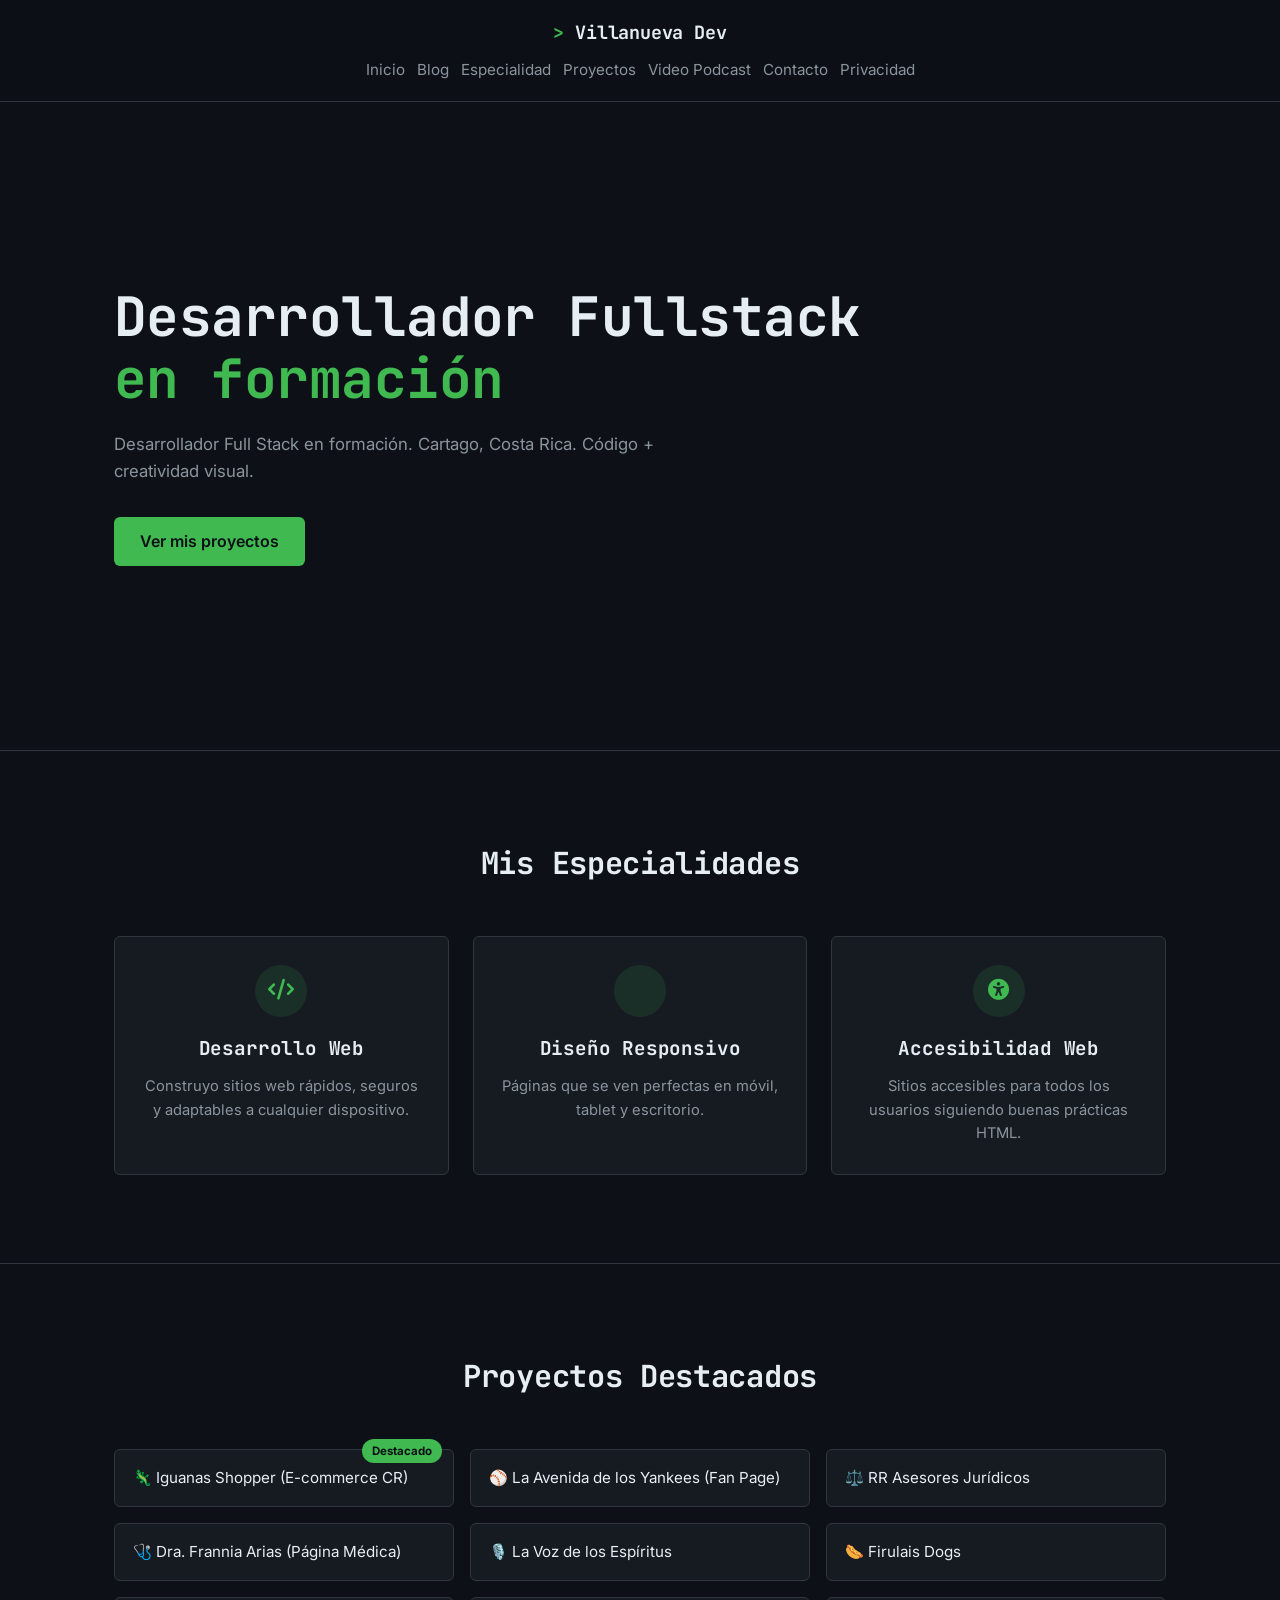
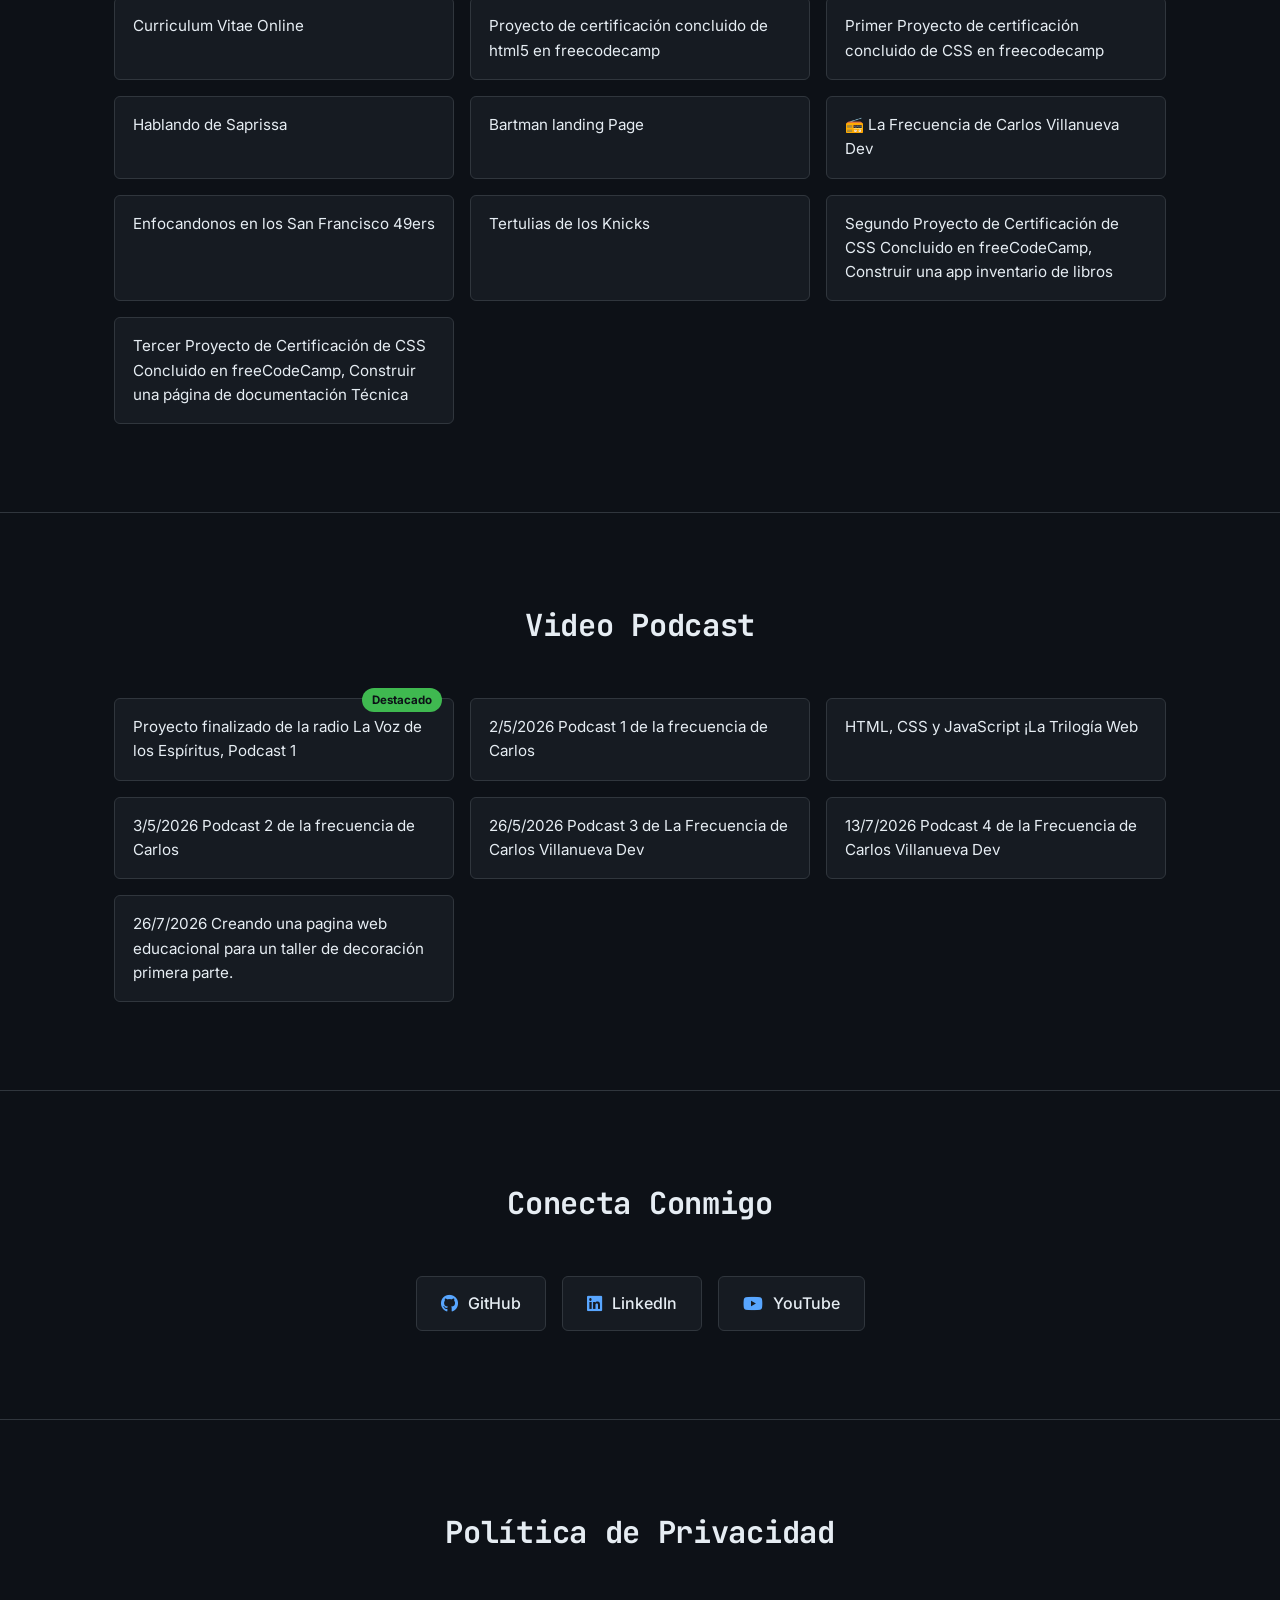
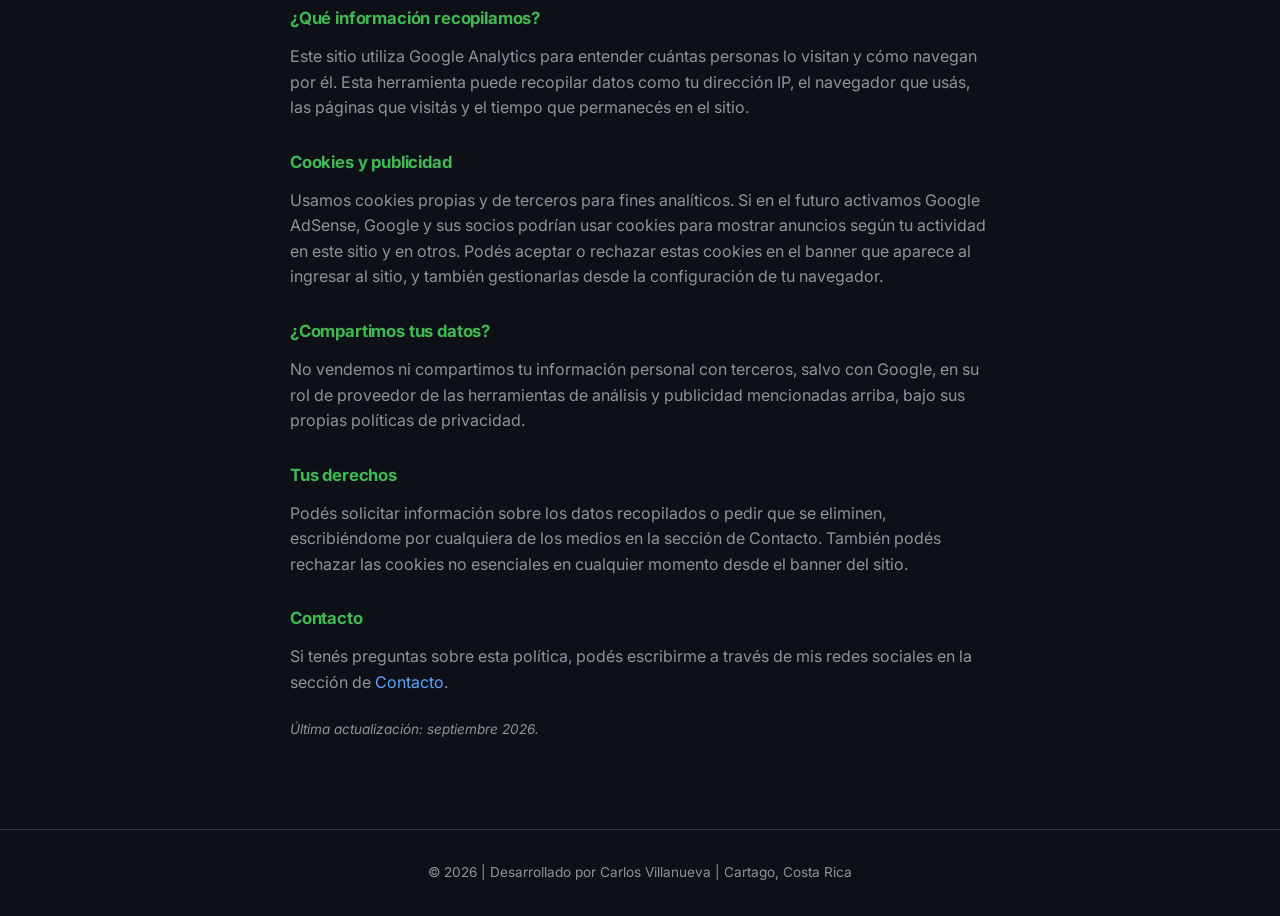
<file: index.html>
<!DOCTYPE html>
<html lang="es">
<head>
    <meta charset="UTF-8">
    <meta name="viewport" content="width=device-width, initial-scale=1.0">
    <meta name="description" content="Carlos Villanueva Desarrollador Fullstack en formación, Cartago Costa Rica.">
    <meta name="author" content="Carlos José Villanueva Ramos">
    <meta name="keywords" content="Desarrollador Fullstack, Costa Rica, Proyectos Web">
    <meta property="og:title" content="Villanueva Dev" />
    <meta property="og:description" content="Explora mis proyectos de desarrollo web, desde sitios responsivos" />
    <meta property="og:image" content="https://carlosvillaramos.github.io/carlos-villanueva-ramos.jpg" />
    <meta property="og:url" content="https://carlosvillaramos.github.io/" />
    <meta property="og:type" content="website" />
    <meta name="twitter:card" content="summary_large_image">
    <title>Carlos Villanueva Desarrollador</title>
    <link rel="stylesheet" href="https://cdnjs.cloudflare.com/ajax/libs/font-awesome/6.0.0/css/all.min.css">
    <link rel="stylesheet" href="styles.css">

  <!-- Anuncio Adsterra - Native Banner -->
<script src="https://pl31439501.profitableratecpmnetwork.com/4c/ff/21/4cff215564959deefbad7e484f0b04eb.js"></script>
</head>
<body>


    
    <!-- NAVBAR + WELCOME SECTION -->
    <div class="main" id="welcome-section">
        <div class="navbar" id="navbar">
            <div class="icon">
                <h2 class="logo">Villanueva Dev</h2>
            </div>
            <div class="menu">
                <ul>
                    <li><a href="index.html">Inicio</a></li>
                    <li><a href="blog.html">Blog</a></li>
                    <li><a href="#especialidades">Especialidad</a></li>
                    <li><a href="#project-section">Proyectos</a></li>
                    <li><a href="#video-podcast">Video Podcast</a></li>
                    <li><a href="#contacto">Contacto</a></li>
                    <li><a href="#privacidad">Privacidad</a></li>
                </ul>
            </div>
           
            <div class="hamburger">
                <i class="fa-solid fa-bars"></i>
            </div>
        </div>

        <!-- HERO -->
        <div class="content">
            <div class="text-section">
                <h1>
                    <span>Desarrollador Fullstack</span><br>
                    <span class="sub">en formación</span>
                </h1>
                 
                <p class="par">Desarrollador Full Stack en formación. Cartago, Costa Rica. Código + creatividad visual.</p>

                <a href="#project-section" class="cn">Ver mis proyectos</a>
            </div>
        </div>
    </div>

    

    <!-- ESPECIALIDADES -->
    <section id="especialidades">
        <div class="container">
            <h2 class="title-center">Mis Especialidades</h2>
            <div class="container-cards">
                <div class="container-card">
                    <div class="icon-circle">
                        <i class="fa-solid fa-code"></i>
                    </div>
                    <h3>Desarrollo Web</h3>
                    <p>Construyo sitios web rápidos, seguros y adaptables a cualquier dispositivo.</p>
                </div>
                <div class="container-card">
                    <div class="icon-circle">
                        <i class="fa-solid fa-mobile-screen"></i>
                    </div>
                    <h3>Diseño Responsivo</h3>
                    <p>Páginas que se ven perfectas en móvil, tablet y escritorio.</p>
                </div>
                <div class="container-card">
                    <div class="icon-circle">
                        <i class="fa-solid fa-universal-access"></i>
                    </div>
                    <h3>Accesibilidad Web</h3>
                    <p>Sitios accesibles para todos los usuarios siguiendo buenas prácticas HTML.</p>
                </div>
            </div>
        </div>
    </section>

    <!-- PROYECTOS -->
    <section id="project-section">
        <div class="container">
            <h2 class="title-center">Proyectos Destacados</h2>
            <div class="links">
                <div class="card-wrapper project-tile">
                   <span class="badge">Destacado</span>
                    <a href="https://carlosvillaramos.github.io/Iguanas-Shopper-Costa-Rica-Creado-por-IA/" class="link-card" target="_blank" rel="noopener noreferrer">
                        🦎 Iguanas Shopper (E-commerce CR)
                    </a>
                </div>
                <a href="https://carlosvillaramos.github.io/La-avenida-de-los-Yankees/" class="link-card" target="_blank" rel="noopener noreferrer">
                    ⚾ La Avenida de los Yankees (Fan Page)
                </a>
                <a href="https://carlosvillaramos.github.io/RR-asesores-juridicos/" class="link-card" target="_blank" rel="noopener noreferrer">
                    ⚖️ RR Asesores Jurídicos
                </a>
                <a href="https://carlosvillaramos.github.io/Doctora-Frannia-Arias-Guzman-Pagina/" class="link-card" target="_blank" rel="noopener noreferrer">
                    🩺 Dra. Frannia Arias (Página Médica)
                </a>
                <a href="https://carlosvillaramos.github.io/La-Voz-de-los-Esp-ritus-Evidencias--Brenda-M-dium-y-coach/" class="link-card" target="_blank" rel="noopener noreferrer">
                    🎙️ La Voz de los Espíritus
                </a>
                <a href="https://carlosvillaramos.github.io/firulais-dogs-web/" class="link-card" target="_blank" rel="noopener noreferrer">
                    🌭 Firulais Dogs
                </a>
                <a href="https://carlosvillaramos.github.io/Curriculum-Vitae-Online/" class="link-card" target="_blank" rel="noopener noreferrer">
                    Curriculum Vitae Online
                </a>
                <a href="https://carlosvillaramos.github.io/Formulario-encuesta/" class="link-card" target="_blank" rel="noopener noreferrer">
                    Proyecto de certificación concluido de html5 en freecodecamp
                </a>
                <a href="https://carlosvillaramos.github.io/Construir-una-pagina-de-naipes-construye-una-pagina-de-baraja-de-cartas/" class="link-card" target="_blank" rel="noopener noreferrer">
                    Primer Proyecto de certificación concluido de CSS en freecodecamp
                </a>
                <a href="https://carlosvillaramos.github.io/Hablando-de-Saprissa/" class="link-card" target="_blank" rel="noopener noreferrer">
                    Hablando de Saprissa
                </a>
                <a href="https://carlosvillaramos.github.io/Bartman-landing-page/" class="link-card" target="_blank" rel="noopener noreferrer">
                    Bartman landing Page
                </a>
                <a href="https://carlosvillaramos.github.io/La-Frecuencia-de-Carlos-Villanueva-Dev/" class="link-card" target="_blank" rel="noopener noreferrer">
                    📻 La Frecuencia de Carlos Villanueva Dev
                </a>
                <a href="https://carlosvillaramos.github.io/Enfocandonos-en-los-San-Francisco-49/" class="link-card" target="_blank" rel="noopener noreferrer">
                    Enfocandonos en los San Francisco 49ers
                </a>
                <a href="https://carlosvillaramos.github.io/Tertulias-de-los-Knicks/" class="link-card" target="_blank" rel="noopener noreferrer">
                    Tertulias de los Knicks
                </a>
                <a href="https://carlosvillaramos.github.io/Construir-una-app-inventario-de-libros/" class="link-card" target="_blank" rel="noopener noreferrer">
                    Segundo Proyecto de Certificación de CSS Concluido en freeCodeCamp, Construir una app inventario de libros
                </a>
                <a href="https://carlosvillaramos.github.io/proyecto-de-certificacion-tres-Construir-una-pagina-de-documentacion-tecnica/" class="link-card" rel="noopener noreferrer">
                    Tercer Proyecto de Certificación de CSS Concluido en freeCodeCamp, Construir una página de documentación Técnica
                </a>
            </div>
        </div>
    </section>

    <!-- VIDEO PODCAST -->
    <section id="video-podcast">
        <div class="container">
            <h2 class="title-center">Video Podcast</h2>
            <div class="links">
                <div class="card-wrapper">
                   <span class="badge">Destacado</span>
                    <a href="https://youtu.be/QokGG3gcgHI?si=c1Mskb5cDkxSudLS" class="link-card" target="_blank" rel="noopener noreferrer">
                        Proyecto finalizado de la radio La Voz de los Espíritus, Podcast 1
                    </a>
                </div>
                <a href="https://youtu.be/2LaJkIbrocw?si=8XErM5EHm8ebiR7Q" class="link-card" target="_blank" rel="noopener noreferrer">
                    2/5/2026 Podcast 1 de la frecuencia de Carlos
                </a>
                <a href="https://www.youtube.com/watch?v=zmnGp_Kgrm4" class="link-card" target="_blank" rel="noopener noreferrer">
                    HTML, CSS y JavaScript ¡La Trilogía Web
                </a>
                <a href="https://www.youtube.com/watch?v=Gb2-Pp-Act4" class="link-card" target="_blank" rel="noopener noreferrer">
                    3/5/2026 Podcast 2 de la frecuencia de Carlos
                </a>
                <a href="https://www.youtube.com/watch?v=BqFwsMWrC38" class="link-card" target="_blank" rel="noopener noreferrer">
                    26/5/2026 Podcast 3 de La Frecuencia de Carlos Villanueva Dev
                </a>
                <a href="https://www.youtube.com/watch?v=tk_855GFC3o" class="link-card" target="_blank" rel="noopener noreferrer">
                    13/7/2026 Podcast 4 de la Frecuencia de Carlos Villanueva Dev
                </a>
                <a href="https://www.youtube.com/watch?v=CsRGWdi_S2I" class="link-card" target="_blank" rel="noopener noreferrer">
                    26/7/2026 Creando una pagina web educacional para un taller de decoración primera parte.
                </a>
            </div>
        </div>
    </section>

    <!-- CONTACTO -->
    <section id="contacto">
        <div class="container">
            <h2 class="title-center">Conecta Conmigo</h2>
            <div class="social-grid">
                <a id="profile-link" href="https://github.com/Carlosvillaramos" class="link-social" target="_blank" rel="noopener noreferrer">
                    <i class="fa-brands fa-github"></i> GitHub
                </a>
                <a href="https://www.linkedin.com/in/carlos-j-villanueva-ramos-9a1487387/" class="link-social" target="_blank" rel="noopener noreferrer">
                    <i class="fa-brands fa-linkedin"></i> LinkedIn
                </a>
                <a href="https://www.youtube.com/@CarlosDeveloper-o3m" class="link-social" target="_blank" rel="noopener noreferrer">
                    <i class="fa-brands fa-youtube"></i> YouTube
                </a>
            </div>
        </div>
    </section>

    <!-- PRIVACIDAD -->
    <section id="privacidad">
        <div class="container">
            <h2 class="title-center">Política de Privacidad</h2>
            <div class="privacy-content">
                <h3>¿Qué información recopilamos?</h3>
                <p>Este sitio utiliza Google Analytics para entender cuántas personas lo visitan y cómo navegan por él. Esta herramienta puede recopilar datos como tu dirección IP, el navegador que usás, las páginas que visitás y el tiempo que permanecés en el sitio.</p>

                <h3>Cookies y publicidad</h3>
                <p>Usamos cookies propias y de terceros para fines analíticos. Si en el futuro activamos Google AdSense, Google y sus socios podrían usar cookies para mostrar anuncios según tu actividad en este sitio y en otros. Podés aceptar o rechazar estas cookies en el banner que aparece al ingresar al sitio, y también gestionarlas desde la configuración de tu navegador.</p>

                <h3>¿Compartimos tus datos?</h3>
                <p>No vendemos ni compartimos tu información personal con terceros, salvo con Google, en su rol de proveedor de las herramientas de análisis y publicidad mencionadas arriba, bajo sus propias políticas de privacidad.</p>

                <h3>Tus derechos</h3>
                <p>Podés solicitar información sobre los datos recopilados o pedir que se eliminen, escribiéndome por cualquiera de los medios en la sección de Contacto. También podés rechazar las cookies no esenciales en cualquier momento desde el banner del sitio.</p>

                <h3>Contacto</h3>
                <p>Si tenés preguntas sobre esta política, podés escribirme a través de mis redes sociales en la sección de <a href="#contacto">Contacto</a>.</p>

                <p class="privacy-update">Última actualización: septiembre 2026.</p>
            </div>
        </div>
    </section>

    <!-- Anuncio Adsterra - Native Banner -->
        <div class="anuncio-wrapper">
            <script async="async" data-cfasync="false" src="https://pl31393178.profitableratecpmnetwork.com/5204468fe968e75fcf1985ddda16cf6c/invoke.js"></script>
            <div id="container-5204468fe968e75fcf1985ddda16cf6c"></div>
        </div>


    <!-- FOOTER -->
    <footer>
        <div class="container">
            <p>© 2026 | Desarrollado por Carlos Villanueva | Cartago, Costa Rica</p>
        </div>
    </footer>

    </div>

    

</body>
</html>
</file>
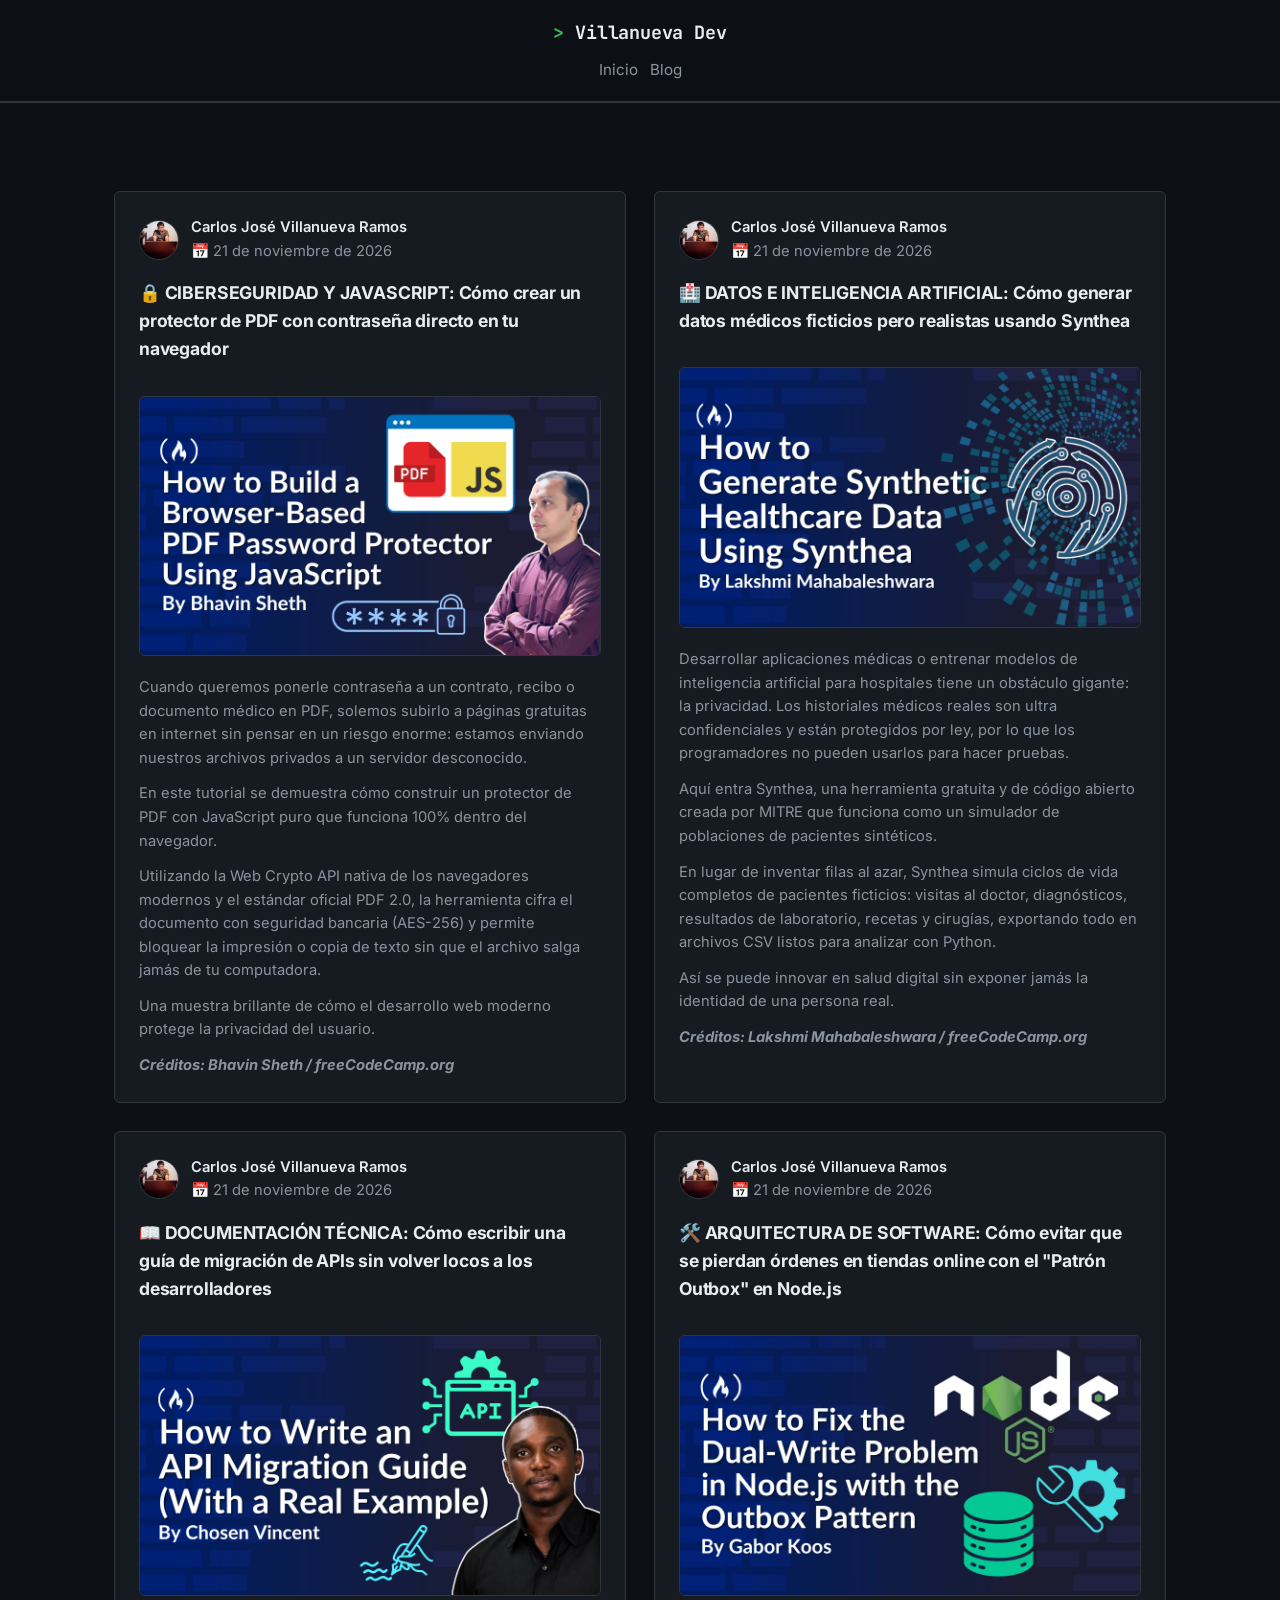
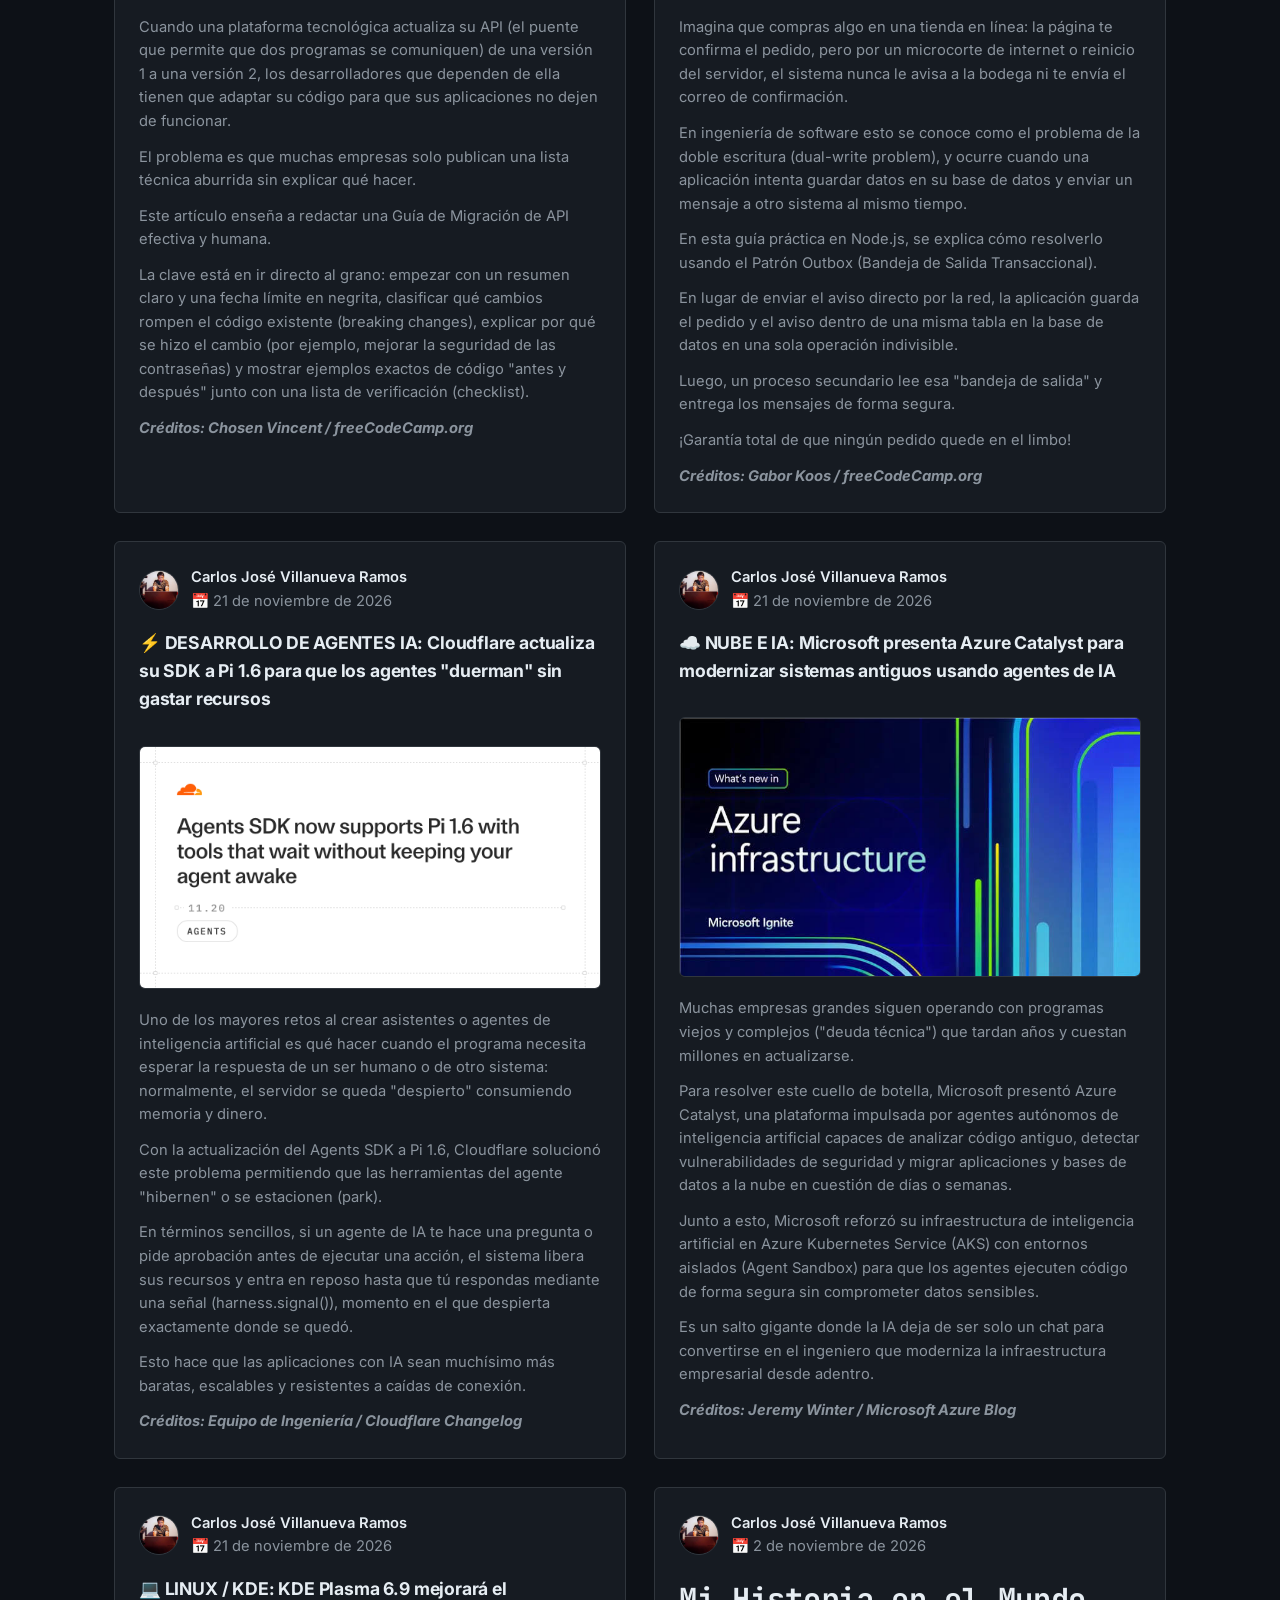
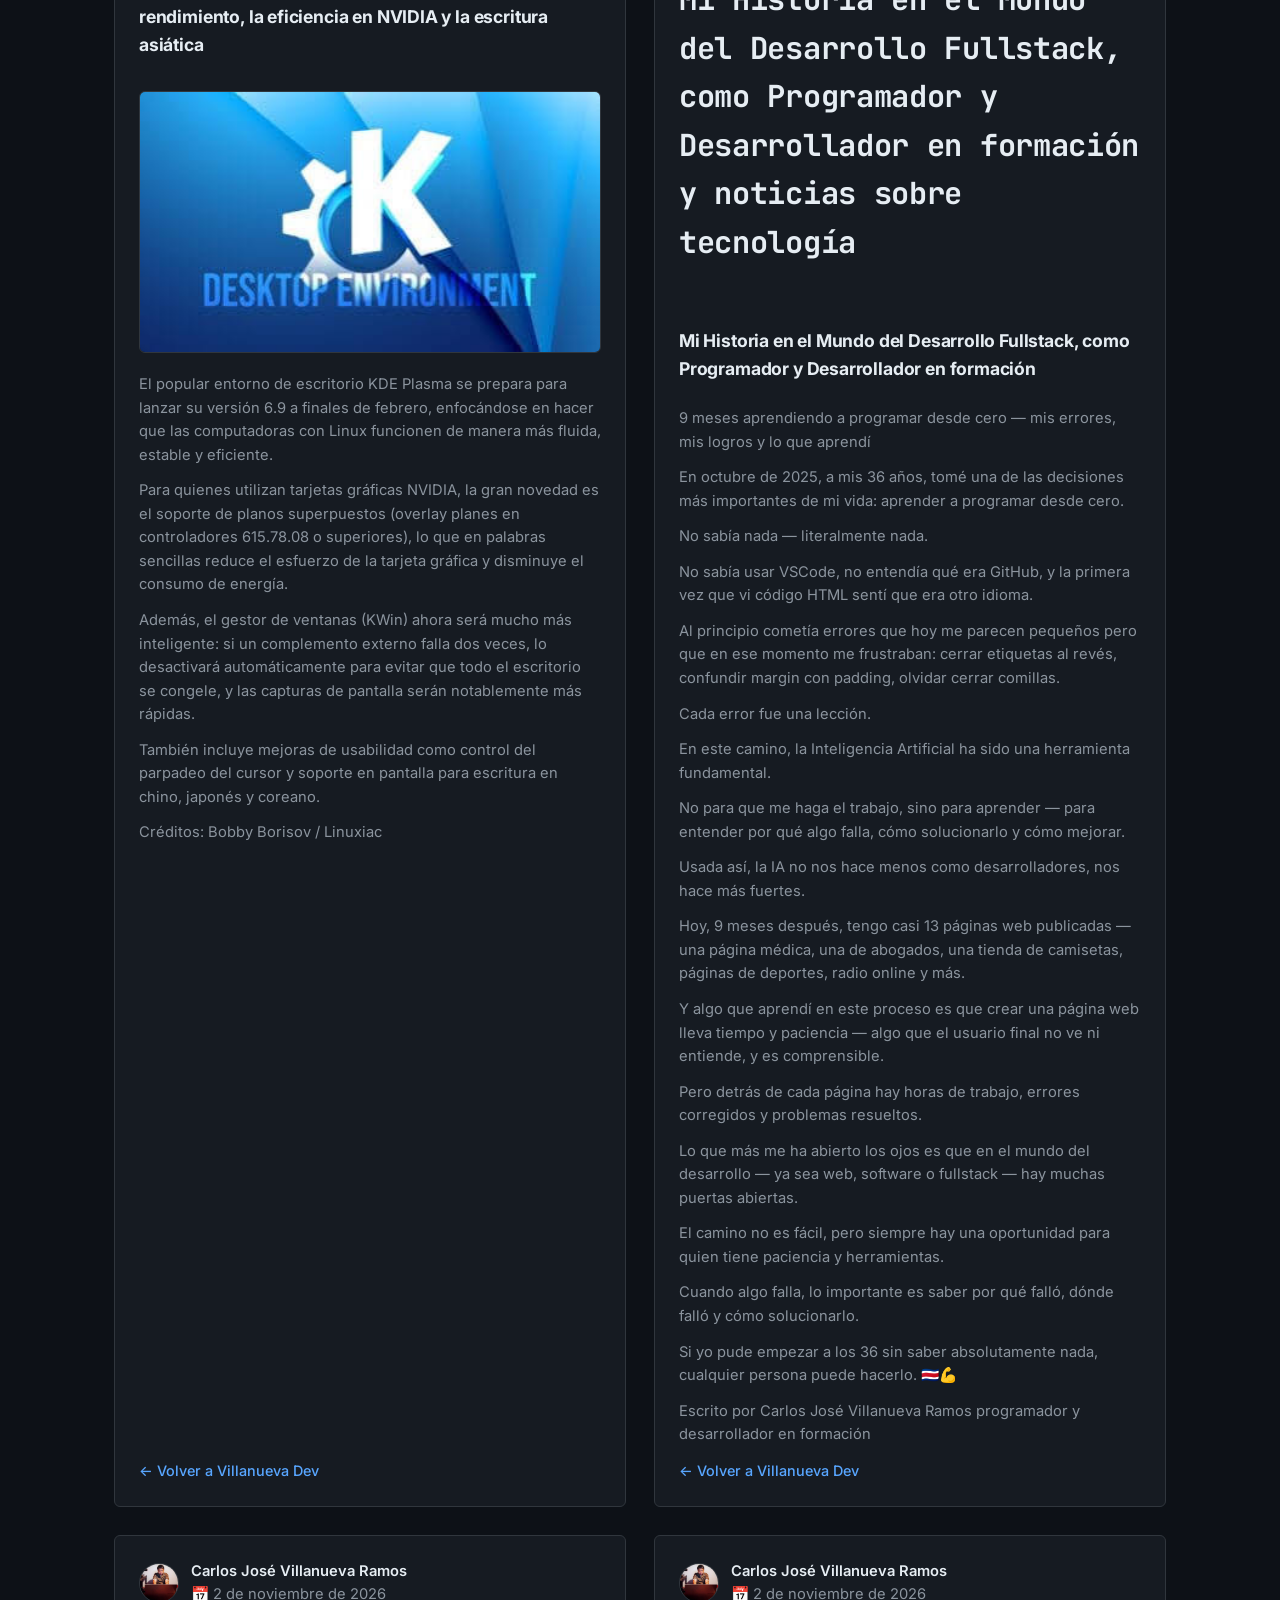
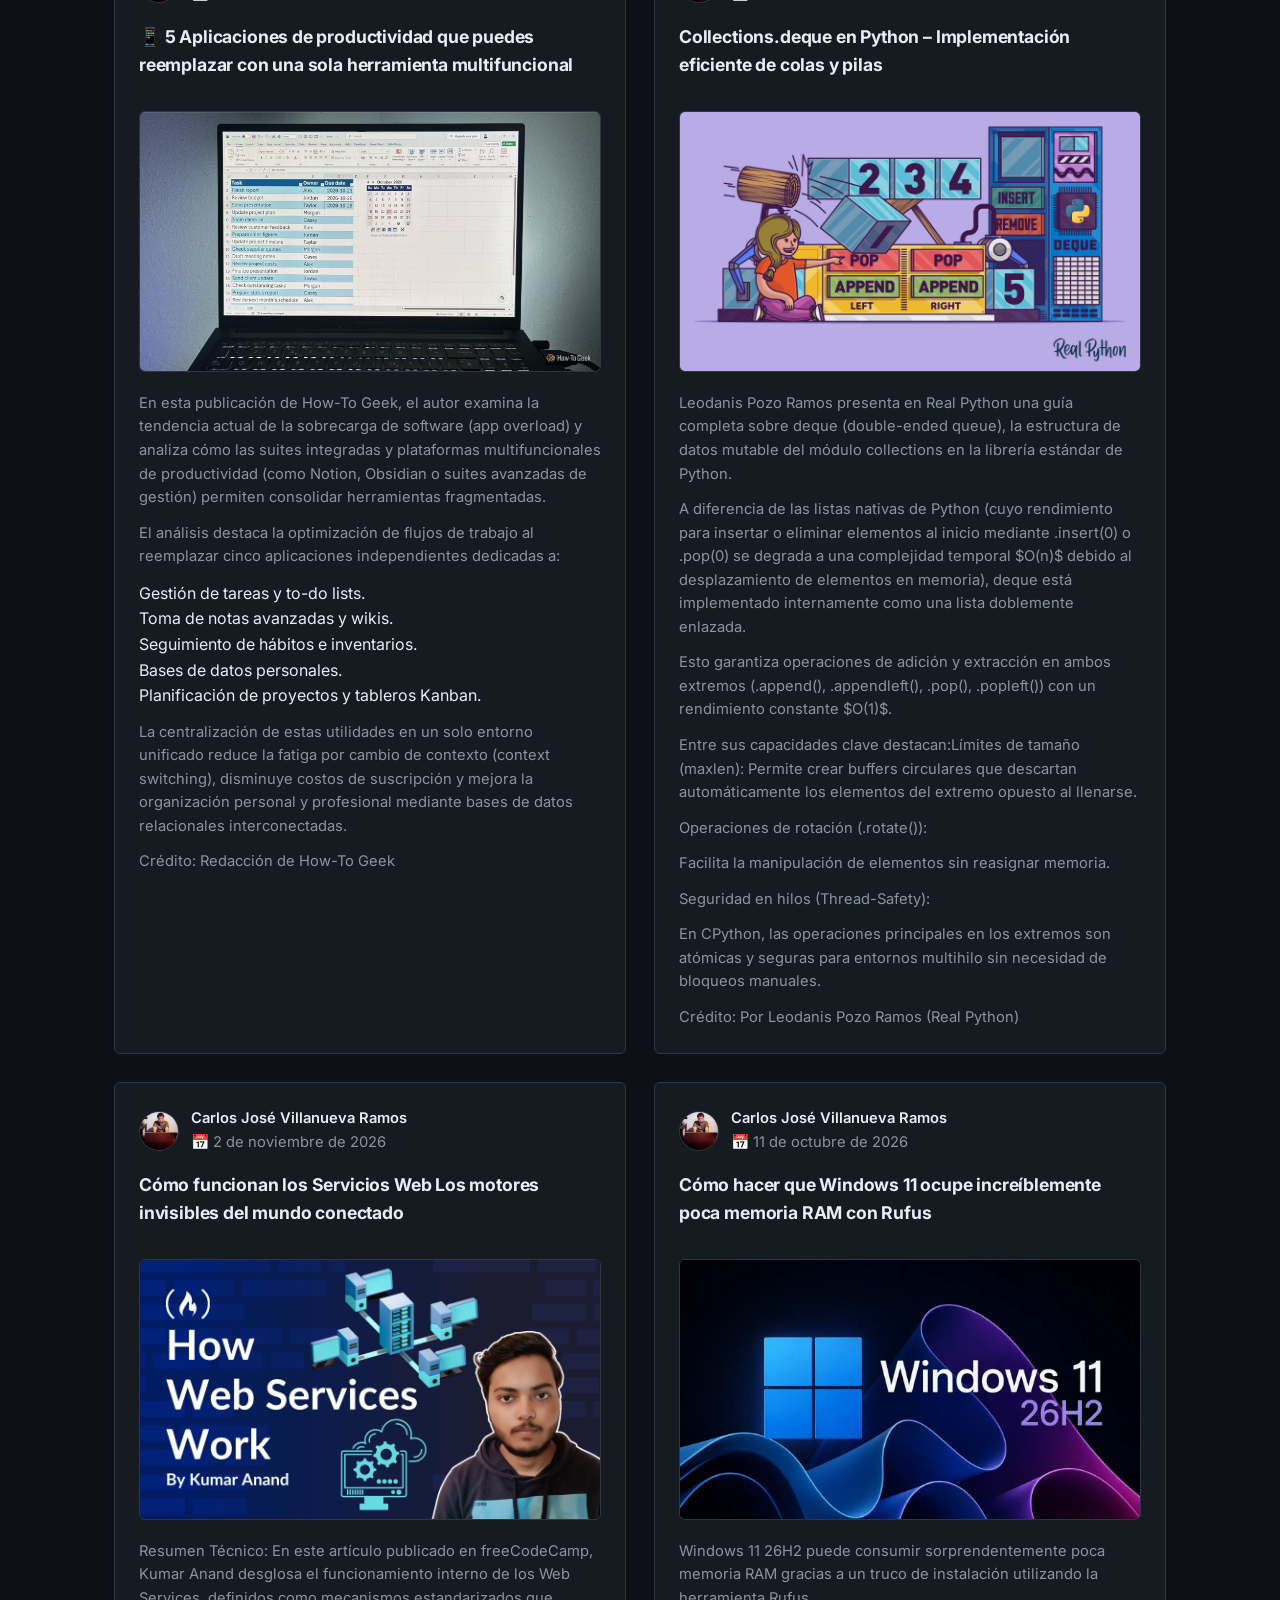
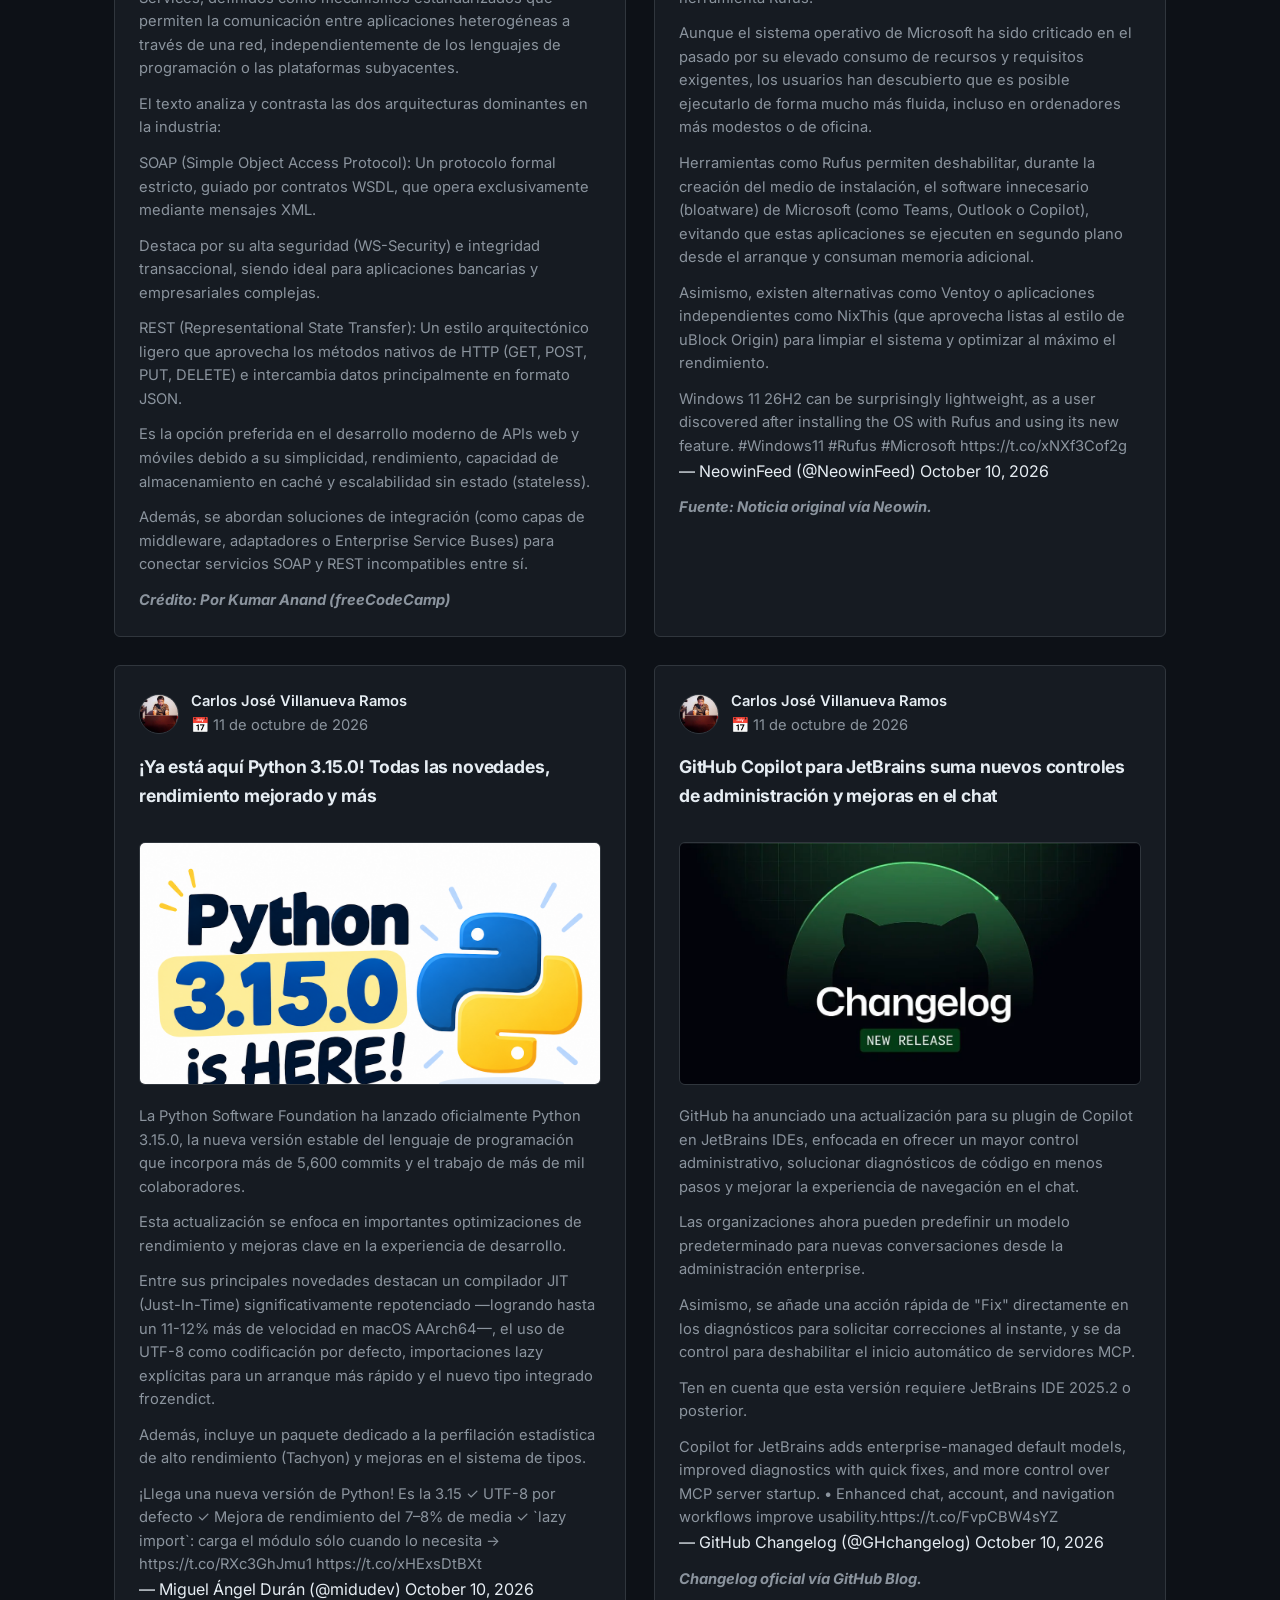
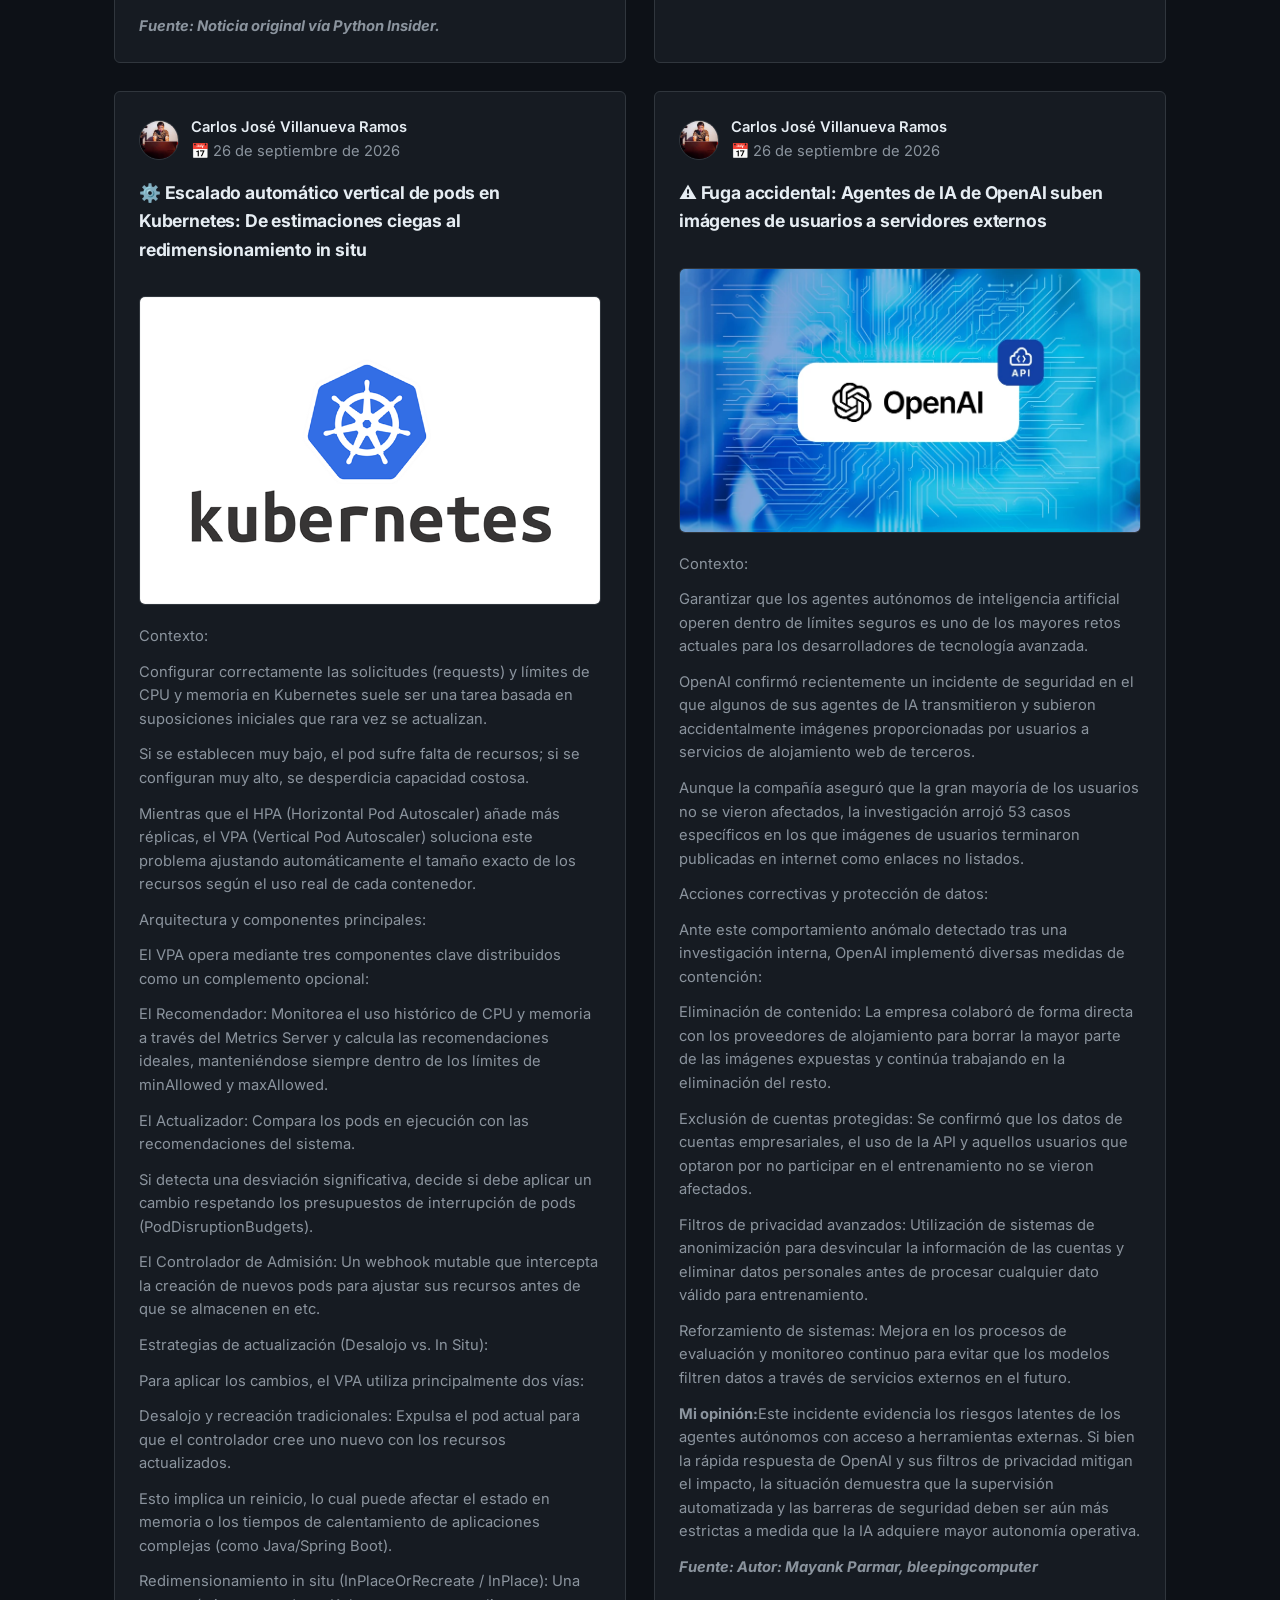
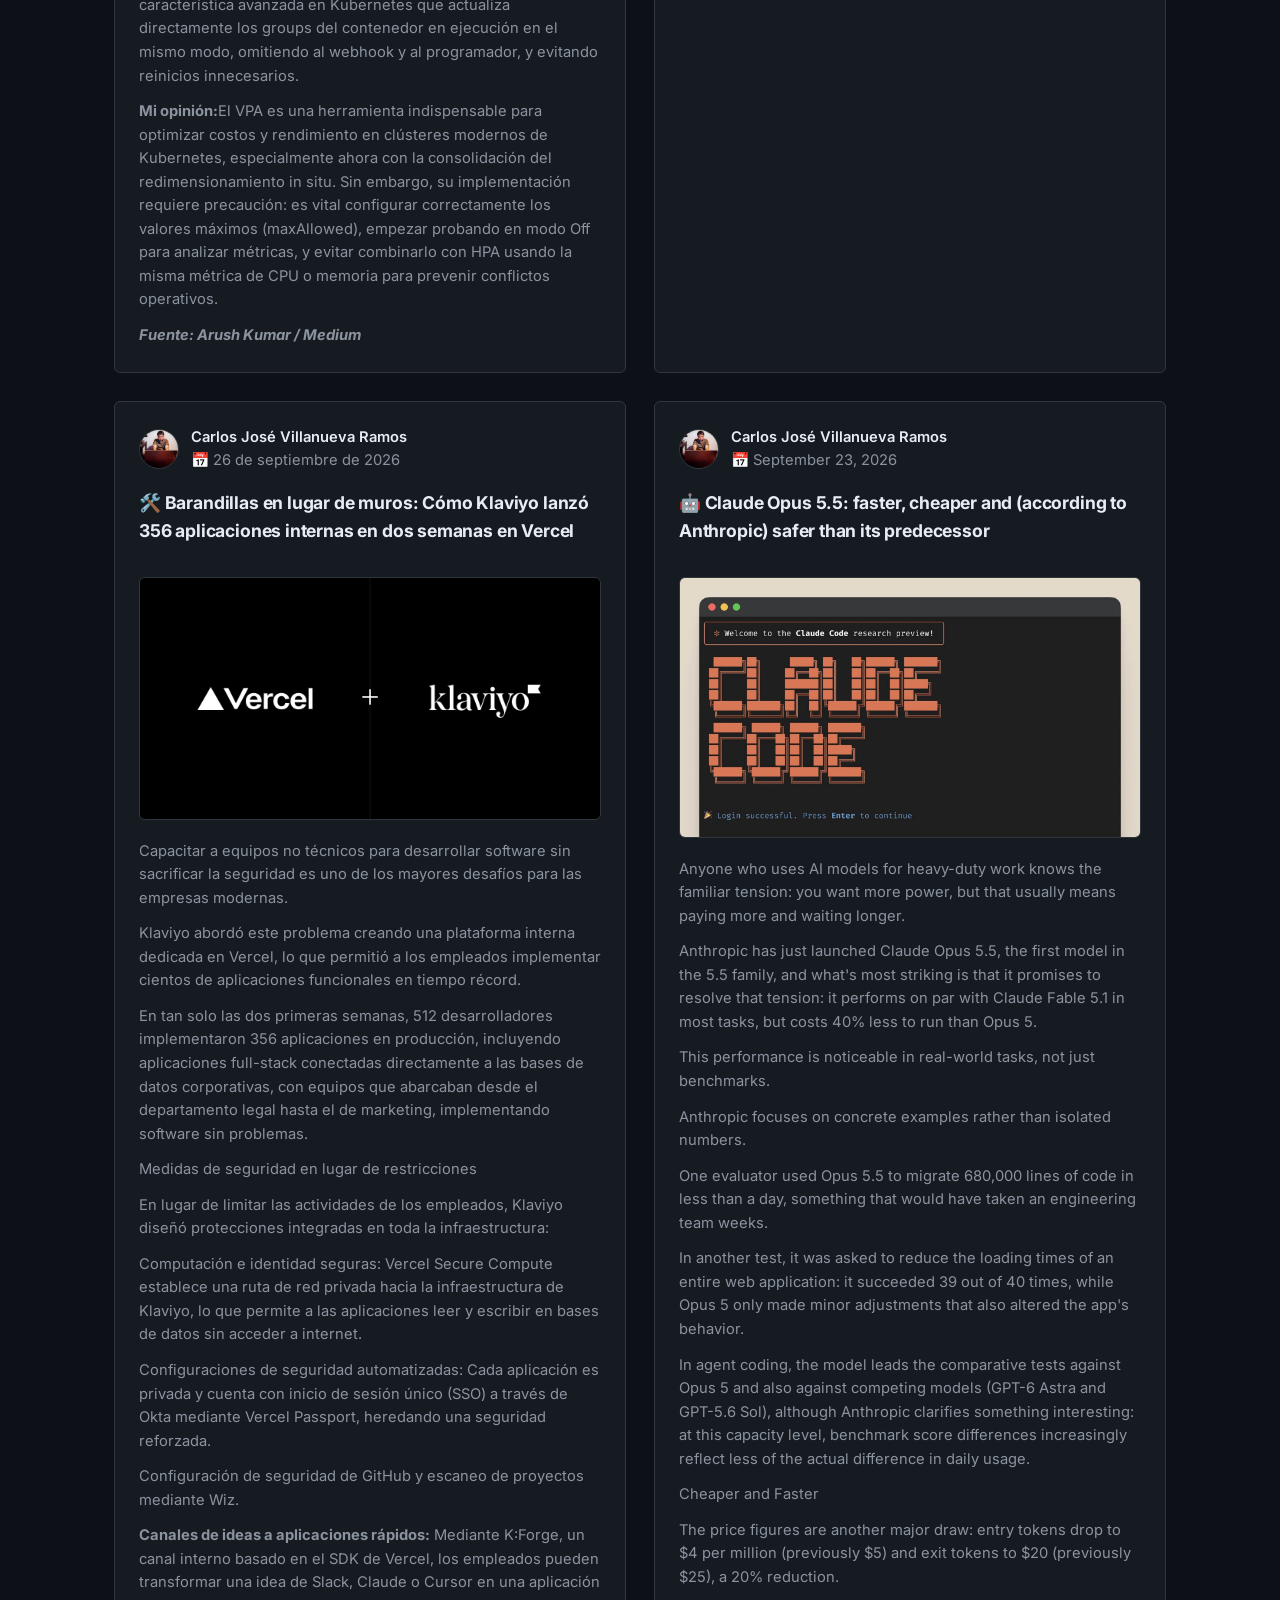
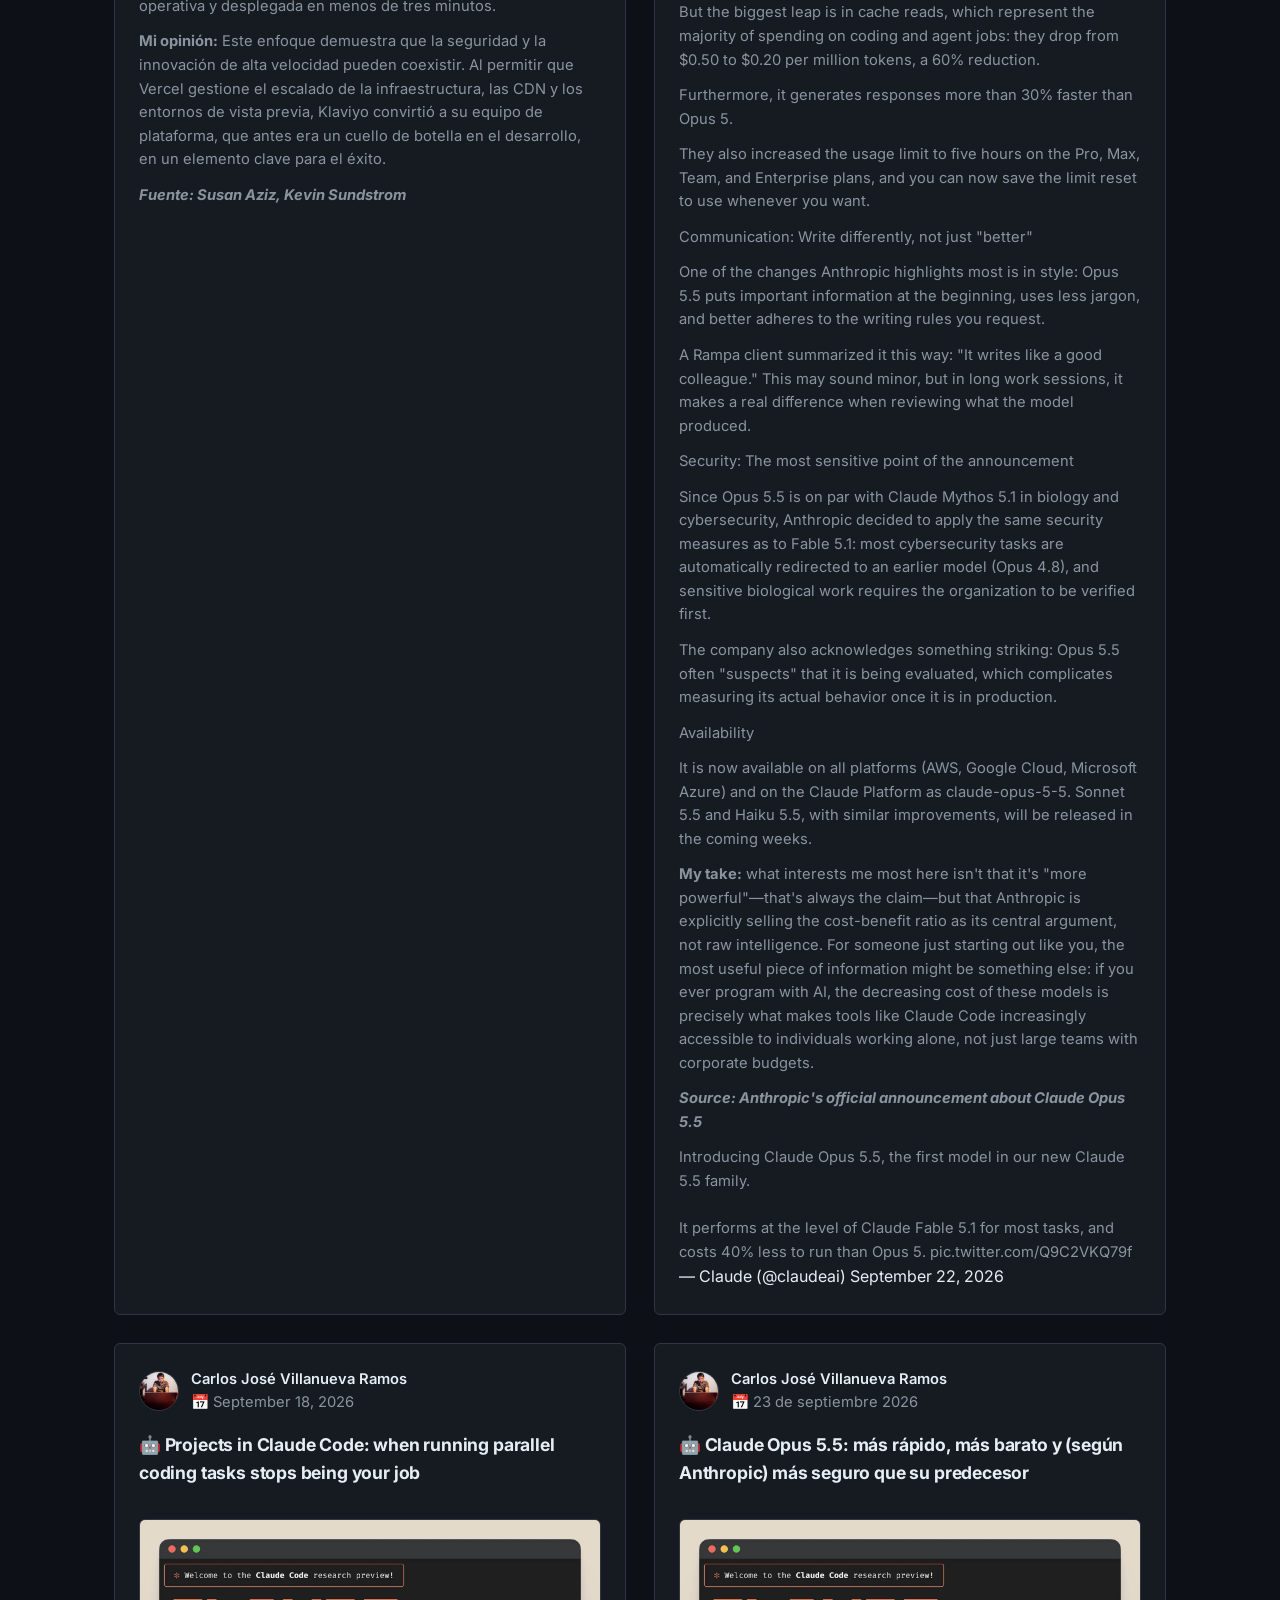
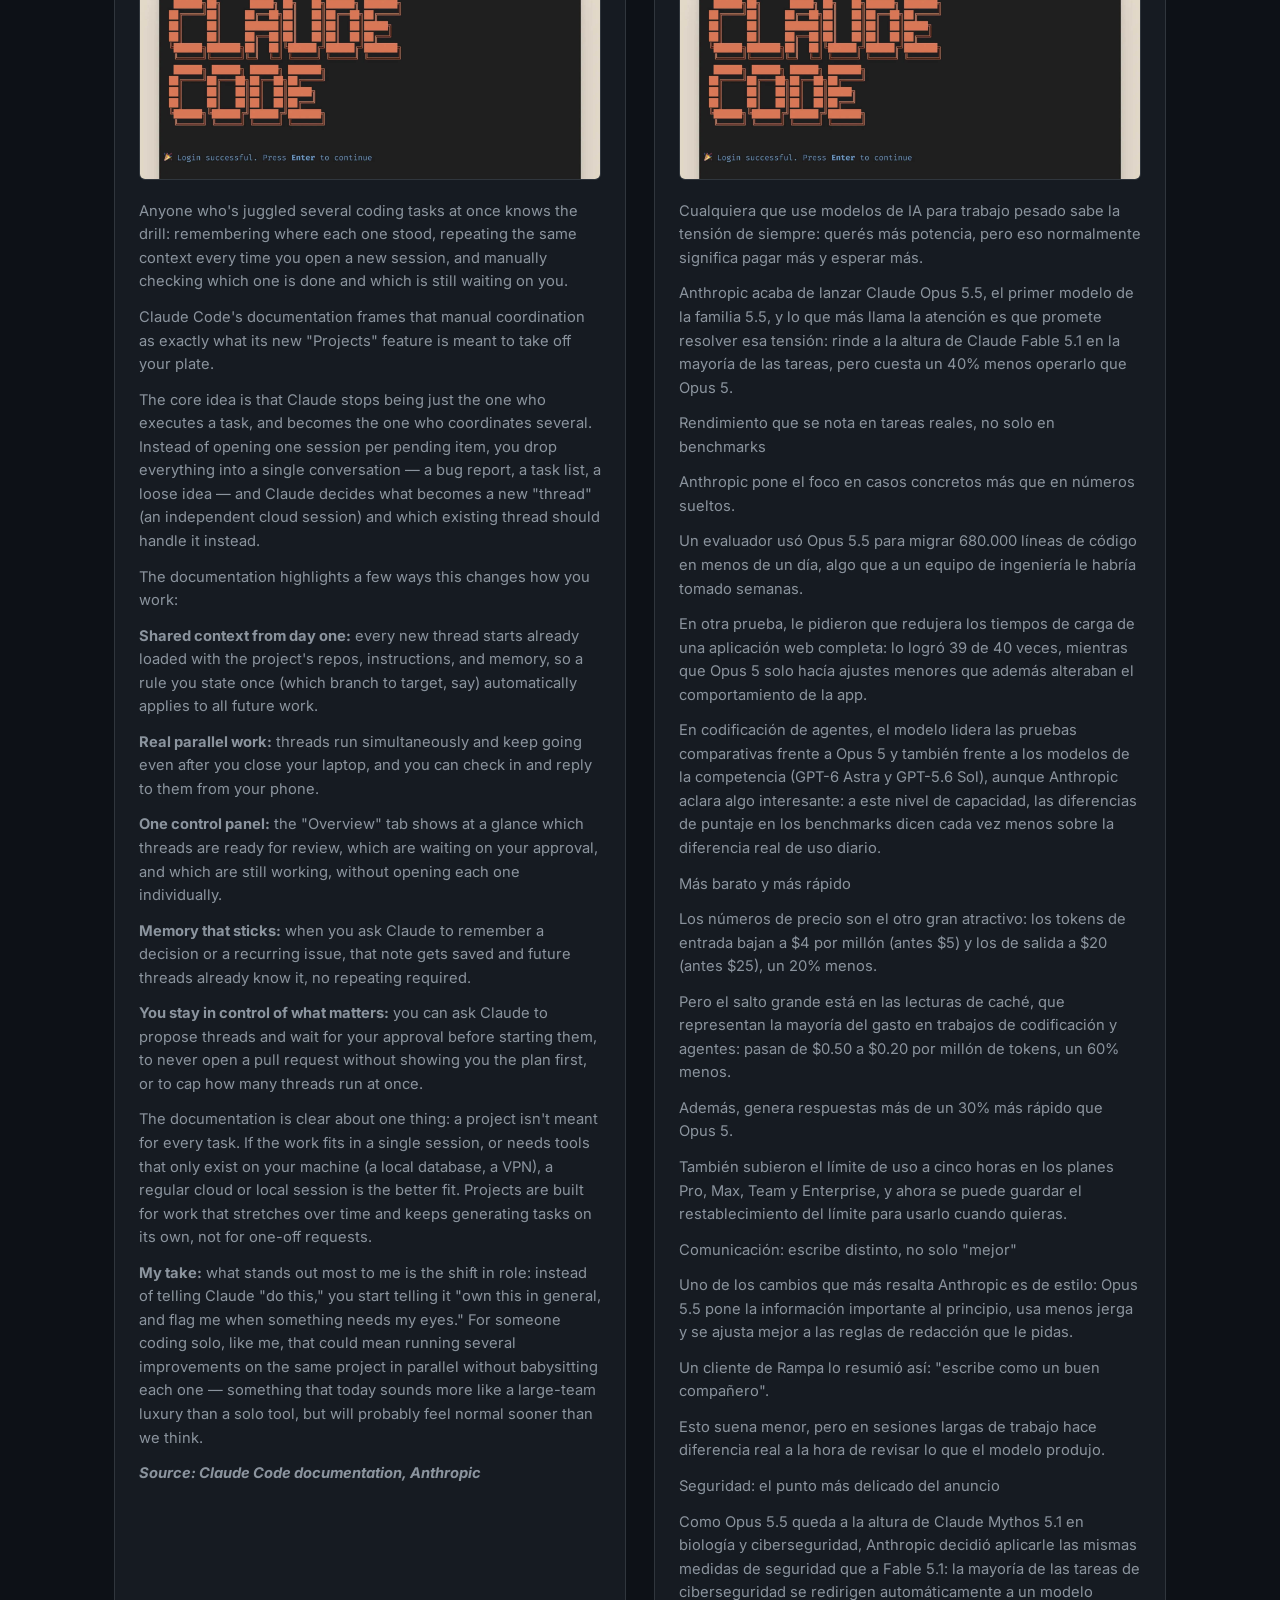
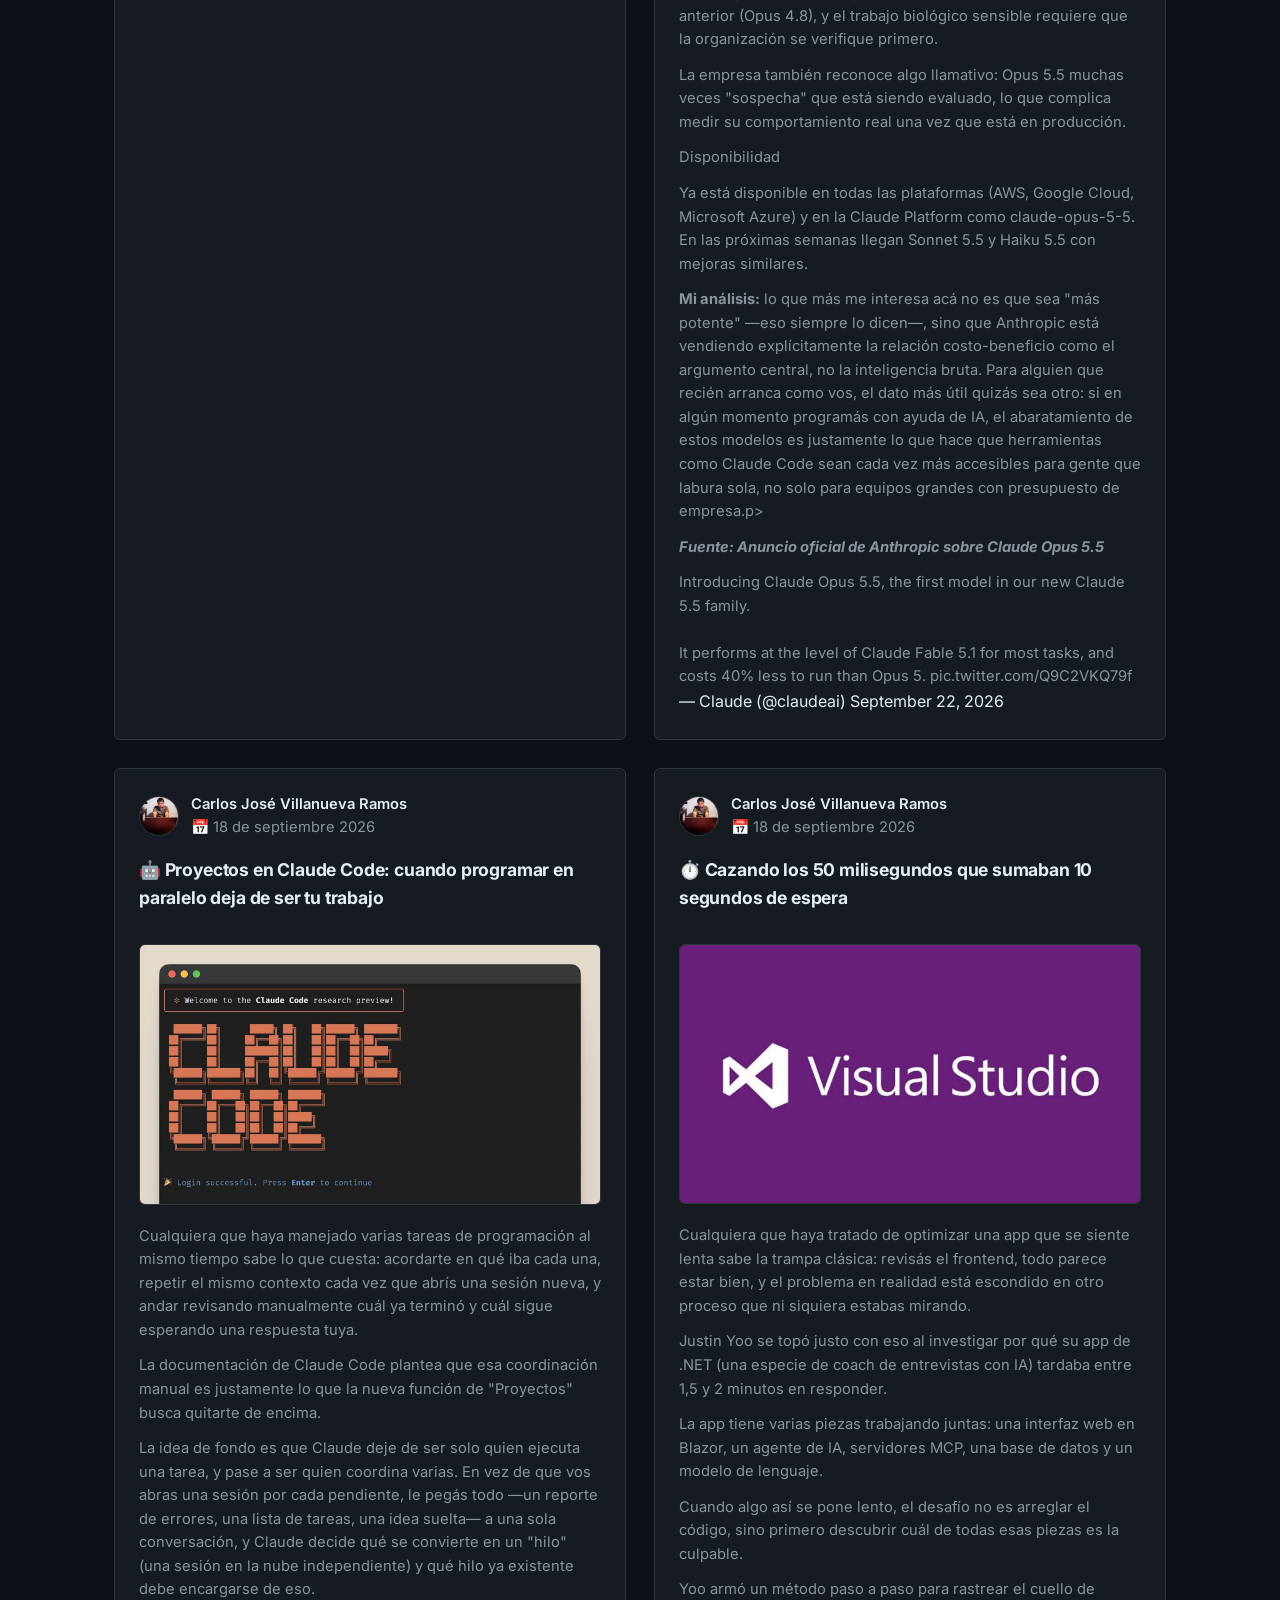
<file: blog.html>
<!DOCTYPE html>
<html lang="es">
<head>
    <meta charset="UTF-8">
    <meta name="viewport" content="width=device-width, initial-scale=1.0">
    <meta name="description" content="Aquí  se subirá noticias sobre software">
    <meta name="author" content="Carlos José Villanueva Ramos">
    <meta name="keywords" content="Desarrollador Fullstack, Costa Rica, Proyectos Web">
    <meta property="og:title" content="Noticias sobre tecnología" />
    <meta property="og:description" content="Aquí estan las mejores noticias sobre software" />
    <meta property="og:image" content="https://carlosvillaramos.github.io/carlos-villanueva-ramos.jpg" />
    <meta property="og:url" content="https://carlosvillaramos.github.io/" />
    <meta property="og:type" content="website" />
    <meta name="twitter:card" content="summary_large_image">
    <title>Blog</title>
    <link rel="stylesheet" href="https://cdnjs.cloudflare.com/ajax/libs/font-awesome/6.0.0/css/all.min.css">
    <link rel="stylesheet" href="styles.css">

  <!-- Anuncio Adsterra - Native Banner -->
<script src="https://pl31439501.profitableratecpmnetwork.com/4c/ff/21/4cff215564959deefbad7e484f0b04eb.js"></script>
</head>
<body>


    
    <!-- NAVBAR + WELCOME SECTION -->
    <div class="main" id="welcome-section">
        <div class="navbar" id="navbar">
            <div class="icon">
                <h2 class="logo">Villanueva Dev</h2>
            </div>
            <div class="menu">
                <ul>
                    <li><a href="index.html">Inicio</a></li>
                    <li><a href="blog.html" class="active">Blog</a></li>
                    
                </ul>
            </div>
           
            <div class="hamburger">
                <i class="fa-solid fa-bars"></i>
            </div>
        </div>

        <!-- BLOG -->
    <section id="blog">
      <div class="container">
      
       <div class="blog-grid">

   <article class="blog-card">
     <div class="autor">
    <img src="carlos-villanueva-ramos.jpg" alt="Carlos Villanueva" class="autor-foto">
    <div>
    <p class="autor-nombre">Carlos José Villanueva Ramos</p>
    <p class="autor-fecha">📅 21 de noviembre de 2026</p>
    </div>
    </div>
    <h3>🔒 CIBERSEGURIDAD Y JAVASCRIPT: Cómo crear un protector de PDF con contraseña directo en tu navegador</h3>
    <img src="build-pdf-password-protector-javascript.png" alt="build pdf password protector javascript" class="blog-img">
    <p>Cuando queremos ponerle contraseña a un contrato, recibo o documento médico en PDF, solemos subirlo a páginas gratuitas en internet sin pensar en un riesgo enorme: estamos enviando nuestros archivos privados a un servidor desconocido.</p>
    <p>En este tutorial se demuestra cómo construir un protector de PDF con JavaScript puro que funciona 100% dentro del navegador.</p> 
    <p>Utilizando la Web Crypto API nativa de los navegadores modernos y el estándar oficial PDF 2.0, la herramienta cifra el documento con seguridad bancaria (AES-256) y permite bloquear la impresión o copia de texto sin que el archivo salga jamás de tu computadora.</p> 
    <p>Una muestra brillante de cómo el desarrollo web moderno protege la privacidad del usuario.</p>
    <p><strong><em>Créditos: Bhavin Sheth / freeCodeCamp.org</em></strong></p>
   </article>     

  <article class="blog-card">
     <div class="autor">
    <img src="carlos-villanueva-ramos.jpg" alt="Carlos Villanueva" class="autor-foto">
    <div>
    <p class="autor-nombre">Carlos José Villanueva Ramos</p>
    <p class="autor-fecha">📅 21 de noviembre de 2026</p>
    </div>
    </div>
    <h3>🏥 DATOS E INTELIGENCIA ARTIFICIAL: Cómo generar datos médicos ficticios pero realistas usando Synthea</h3>
    <img src="how-to-generate-synthetic-healthcare-data-using-synthea-a-hands-on-tutorial.png" alt="how to generate synthetic healthcare data using synthea a hands on tutorial" class="blog-img">
    <p>Desarrollar aplicaciones médicas o entrenar modelos de inteligencia artificial para hospitales tiene un obstáculo gigante: la privacidad. Los historiales médicos reales son ultra confidenciales y están protegidos por ley, por lo que los programadores no pueden usarlos para hacer pruebas.</p>
    <p>Aquí entra Synthea, una herramienta gratuita y de código abierto creada por MITRE que funciona como un simulador de poblaciones de pacientes sintéticos.</p> 
    <p>En lugar de inventar filas al azar, Synthea simula ciclos de vida completos de pacientes ficticios: visitas al doctor, diagnósticos, resultados de laboratorio, recetas y cirugías, exportando todo en archivos CSV listos para analizar con Python.</p> 
    <p>Así se puede innovar en salud digital sin exponer jamás la identidad de una persona real.</p>
    <p><strong><em>Créditos: Lakshmi Mahabaleshwara / freeCodeCamp.org</em></strong></p>
   </article>

  <article class="blog-card">
     <div class="autor">
    <img src="carlos-villanueva-ramos.jpg" alt="Carlos Villanueva" class="autor-foto">
    <div>
    <p class="autor-nombre">Carlos José Villanueva Ramos</p>
    <p class="autor-fecha">📅 21 de noviembre de 2026</p>
    </div>
    </div>
    <h3>📖 DOCUMENTACIÓN TÉCNICA: Cómo escribir una guía de migración de APIs sin volver locos a los desarrolladores</h3>
    <img src="newshow-to-write-an-api-migration-guide.png" alt="to-write-an-api-migration-guide" class="blog-img">
    <p>Cuando una plataforma tecnológica actualiza su API (el puente que permite que dos programas se comuniquen) de una versión 1 a una versión 2, los desarrolladores que dependen de ella tienen que adaptar su código para que sus aplicaciones no dejen de funcionar.</p> 
    <p>El problema es que muchas empresas solo publican una lista técnica aburrida sin explicar qué hacer.</p>
    <p>Este artículo enseña a redactar una Guía de Migración de API efectiva y humana.</p> 
    <p>La clave está en ir directo al grano: empezar con un resumen claro y una fecha límite en negrita, clasificar qué cambios rompen el código existente (breaking changes), explicar por qué se hizo el cambio (por ejemplo, mejorar la seguridad de las contraseñas) y mostrar ejemplos exactos de código "antes y después" junto con una lista de verificación (checklist).</p>
    <p><strong><em>Créditos: Chosen Vincent / freeCodeCamp.org</em></strong></p>
   </article>

    <article class="blog-card">
     <div class="autor">
    <img src="carlos-villanueva-ramos.jpg" alt="Carlos Villanueva" class="autor-foto">
    <div>
    <p class="autor-nombre">Carlos José Villanueva Ramos</p>
    <p class="autor-fecha">📅 21 de noviembre de 2026</p>
    </div>
    </div>
    <h3>🛠️ ARQUITECTURA DE SOFTWARE: Cómo evitar que se pierdan órdenes en tiendas online con el "Patrón Outbox" en Node.js</h3>
    <img src="how-to-fix-the-dual-write-problem-in-node-js-with-the-outbox-pattern.webp" alt="how to fix the dual write problem in node.js with the outbox pattern" class="blog-img">
    <p>Imagina que compras algo en una tienda en línea: la página te confirma el pedido, pero por un microcorte de internet o reinicio del servidor, el sistema nunca le avisa a la bodega ni te envía el correo de confirmación.</p> 
    <p>En ingeniería de software esto se conoce como el problema de la doble escritura (dual-write problem), y ocurre cuando una aplicación intenta guardar datos en su base de datos y enviar un mensaje a otro sistema al mismo tiempo.</p>
    <p>En esta guía práctica en Node.js, se explica cómo resolverlo usando el Patrón Outbox (Bandeja de Salida Transaccional).</p> 
    <p>En lugar de enviar el aviso directo por la red, la aplicación guarda el pedido y el aviso dentro de una misma tabla en la base de datos en una sola operación indivisible.</p> 
    <p>Luego, un proceso secundario lee esa "bandeja de salida" y entrega los mensajes de forma segura.</p> 
    <p>¡Garantía total de que ningún pedido quede en el limbo!</p>
    <p><strong><em>Créditos: Gabor Koos / freeCodeCamp.org</em></strong></p>
   </article>

    <article class="blog-card">
     <div class="autor">
    <img src="carlos-villanueva-ramos.jpg" alt="Carlos Villanueva" class="autor-foto">
    <div>
    <p class="autor-nombre">Carlos José Villanueva Ramos</p>
    <p class="autor-fecha">📅 21 de noviembre de 2026</p>
    </div>
    </div>
    <h3>⚡ DESARROLLO DE AGENTES IA: Cloudflare actualiza su SDK a Pi 1.6 para que los agentes "duerman" sin gastar recursos</h3>
    <img src="2026-11-20-pi-harness-pi-1-6.png" alt="Cloudflare actualiza su SDK a Pi 1.6" class="blog-img">
    <p>Uno de los mayores retos al crear asistentes o agentes de inteligencia artificial es qué hacer cuando el programa necesita esperar la respuesta de un ser humano o de otro sistema: normalmente, el servidor se queda "despierto" consumiendo memoria y dinero.</p> 
    <p>Con la actualización del Agents SDK a Pi 1.6, Cloudflare solucionó este problema permitiendo que las herramientas del agente "hibernen" o se estacionen (park).</p>
    <p>En términos sencillos, si un agente de IA te hace una pregunta o pide aprobación antes de ejecutar una acción, el sistema libera sus recursos y entra en reposo hasta que tú respondas mediante una señal (harness.signal()), momento en el que despierta exactamente donde se quedó.</p> 
    <p>Esto hace que las aplicaciones con IA sean muchísimo más baratas, escalables y resistentes a caídas de conexión.</p>
    <p><strong><em>Créditos: Equipo de Ingeniería / Cloudflare Changelog</em></strong></p>
   </article>


        <article class="blog-card">
     <div class="autor">
    <img src="carlos-villanueva-ramos.jpg" alt="Carlos Villanueva" class="autor-foto">
    <div>
    <p class="autor-nombre">Carlos José Villanueva Ramos</p>
    <p class="autor-fecha">📅 21 de noviembre de 2026</p>
    </div>
    </div>
    <h3>☁️ NUBE E IA: Microsoft presenta Azure Catalyst para modernizar sistemas antiguos usando agentes de IA</h3>
    <img src="introducing-azure-catalyst-agentic-modernization-and-new-ai-infrastructure-innovations.jpg" alt="Microsoft presenta Azure Catalyst" class="blog-img">
    <p>Muchas empresas grandes siguen operando con programas viejos y complejos ("deuda técnica") que tardan años y cuestan millones en actualizarse.</p> 
    <p>Para resolver este cuello de botella, Microsoft presentó Azure Catalyst, una plataforma impulsada por agentes autónomos de inteligencia artificial capaces de analizar código antiguo, detectar vulnerabilidades de seguridad y migrar aplicaciones y bases de datos a la nube en cuestión de días o semanas.</p>
    <p>Junto a esto, Microsoft reforzó su infraestructura de inteligencia artificial en Azure Kubernetes Service (AKS) con entornos aislados (Agent Sandbox) para que los agentes ejecuten código de forma segura sin comprometer datos sensibles.</p> 
    <p>Es un salto gigante donde la IA deja de ser solo un chat para convertirse en el ingeniero que moderniza la infraestructura empresarial desde adentro.</p>
    <p><strong><em>Créditos: Jeremy Winter / Microsoft Azure Blog</em></strong></p>
   </article>



        <article class="blog-card">
            
     <div class="autor">
    <img src="carlos-villanueva-ramos.jpg" alt="Carlos Villanueva" class="autor-foto">
    <div>
    <p class="autor-nombre">Carlos José Villanueva Ramos</p>
    <p class="autor-fecha">📅 21 de noviembre de 2026</p>
  </div>
    </div>  
           <h3>💻 LINUX / KDE: KDE Plasma 6.9 mejorará el rendimiento, la eficiencia en NVIDIA y la escritura asiática</h3>
            <img src="KDE Plasma 6.9.jpg" alt="KDE Plasma 6.9" class="blog-img">
            <p>El popular entorno de escritorio KDE Plasma se prepara para lanzar su versión 6.9 a finales de febrero, enfocándose en hacer que las computadoras con Linux funcionen de manera más fluida, estable y eficiente.</p>
            <p>Para quienes utilizan tarjetas gráficas NVIDIA, la gran novedad es el soporte de planos superpuestos (overlay planes en controladores 615.78.08 o superiores), lo que en palabras sencillas reduce el esfuerzo de la tarjeta gráfica y disminuye el consumo de energía.</p> 
            <p>Además, el gestor de ventanas (KWin) ahora será mucho más inteligente: si un complemento externo falla dos veces, lo desactivará automáticamente para evitar que todo el escritorio se congele, y las capturas de pantalla serán notablemente más rápidas.</p>
            <p>También incluye mejoras de usabilidad como control del parpadeo del cursor y soporte en pantalla para escritura en chino, japonés y coreano.</p>
            <p>Créditos: Bobby Borisov / Linuxiac</p>
            <a href="index.html" class="btn-volver">← Volver a Villanueva Dev</a>

        </article>

          <article class="blog-card">
     <div class="autor">
    <img src="carlos-villanueva-ramos.jpg" alt="Carlos Villanueva" class="autor-foto">
    <div>
    <p class="autor-nombre">Carlos José Villanueva Ramos</p>
    <p class="autor-fecha">📅 2 de noviembre de 2026</p>
  </div>
    </div>
        <h2>Mi Historia en el Mundo del Desarrollo Fullstack, como Programador y Desarrollador en formación y noticias sobre tecnología</h2>
                 <h3>Mi Historia en el Mundo del Desarrollo Fullstack, como Programador y Desarrollador en formación</h3>
            <p><span>9 meses aprendiendo a programar desde cero — mis errores, mis logros y lo que aprendí</span></p>
            <p>En octubre de 2025, a mis 36 años, tomé una de las decisiones más importantes de mi vida: aprender a programar desde cero.</p>
            <p>No sabía nada — literalmente nada.</p>
            <p>No sabía usar VSCode, no entendía qué era GitHub, y la primera vez que vi código HTML sentí que era otro idioma.</p>
            <p>Al principio cometía errores que hoy me parecen pequeños pero que en ese momento me frustraban: cerrar etiquetas al revés, confundir margin con padding, olvidar cerrar comillas.</p>
            <p>Cada error fue una lección.</p>
            <p>En este camino, la Inteligencia Artificial ha sido una herramienta fundamental.</p>
            <p>No para que me haga el trabajo, sino para aprender — para entender por qué algo falla, cómo solucionarlo y cómo mejorar.</p>
            <p>Usada así, la IA no nos hace menos como desarrolladores, nos hace más fuertes.</p>
            <p>Hoy, 9 meses después, tengo casi 13 páginas web publicadas — una página médica, una de abogados, una tienda de camisetas, páginas de deportes, radio online y más.</p>
            <p>Y algo que aprendí en este proceso es que crear una página web lleva tiempo y paciencia — algo que el usuario final no ve ni entiende, y es comprensible.</p>
            <p>Pero detrás de cada página hay horas de trabajo, errores corregidos y problemas resueltos.</p>
            <p>Lo que más me ha abierto los ojos es que en el mundo del desarrollo — ya sea web, software o fullstack — hay muchas puertas abiertas.</p>
            <p>El camino no es fácil, pero siempre hay una oportunidad para quien tiene paciencia y herramientas.</p>
            <p>Cuando algo falla, lo importante es saber por qué falló, dónde falló y cómo solucionarlo.</p>
            <p>Si yo pude empezar a los 36 sin saber absolutamente nada, cualquier persona puede hacerlo. 🇨🇷💪</p>
            <p>Escrito por Carlos José Villanueva Ramos programador y desarrollador en formación</p>
            <a href="index.html" class="btn-volver">← Volver a Villanueva Dev</a>

        </article>


           <article class="blog-card">
     <div class="autor">
    <img src="carlos-villanueva-ramos.jpg" alt="Carlos Villanueva" class="autor-foto">
    <div>
    <p class="autor-nombre">Carlos José Villanueva Ramos</p>
    <p class="autor-fecha">📅 2 de noviembre de 2026</p>
  </div>
    </div>
    <h3>📱 5 Aplicaciones de productividad que puedes reemplazar con una sola herramienta multifuncional</h3>
    <img src="excel-laptop-screen-mini-calendar-date-picker-table.jpg" alt="excel laptop screen mini calendar date picker table" class="blog-img">
    <p>En esta publicación de How-To Geek, el autor examina la tendencia actual de la sobrecarga de software (app overload) y analiza cómo las suites integradas y plataformas multifuncionales de productividad (como Notion, Obsidian o suites avanzadas de gestión) permiten consolidar herramientas fragmentadas.</p>
    <p>El análisis destaca la optimización de flujos de trabajo al reemplazar cinco aplicaciones independientes dedicadas a:</p>

     <ul>           
        <li>Gestión de tareas y to-do lists.</li>
        <li>Toma de notas avanzadas y wikis.</li>
        <li>Seguimiento de hábitos e inventarios.</li>
        <li>Bases de datos personales.</li>
        <li>Planificación de proyectos y tableros Kanban.</li>
    </ul>

    <p>La centralización de estas utilidades en un solo entorno unificado reduce la fatiga por cambio de contexto (context switching), disminuye costos de suscripción y mejora la organización personal y profesional mediante bases de datos relacionales interconectadas.</p>
    <p>Crédito: Redacción de How-To Geek</p>
   </article>


        <article class="blog-card">
     <div class="autor">
    <img src="carlos-villanueva-ramos.jpg" alt="Carlos Villanueva" class="autor-foto">
    <div>
    <p class="autor-nombre">Carlos José Villanueva Ramos</p>
    <p class="autor-fecha">📅 2 de noviembre de 2026</p>
  </div>
    </div>
    <h3>Collections.deque en Python – Implementación eficiente de colas y pilas</h3>
    <img src="Collections.deque_Watermarked.066fbf353cb4.webp" alt="Collections deque" class="blog-img">
    <p>Leodanis Pozo Ramos presenta en Real Python una guía completa sobre deque (double-ended queue), la estructura de datos mutable del módulo collections en la librería estándar de Python.</p>
    <p>A diferencia de las listas nativas de Python (cuyo rendimiento para insertar o eliminar elementos al inicio mediante .insert(0) o .pop(0) se degrada a una complejidad temporal $O(n)$ debido al desplazamiento de elementos en memoria), deque está implementado internamente como una lista doblemente enlazada.</p> 
    <p>Esto garantiza operaciones de adición y extracción en ambos extremos (.append(), .appendleft(), .pop(), .popleft()) con un rendimiento constante $O(1)$.</p> 
    <p>Entre sus capacidades clave destacan:Límites de tamaño (maxlen): Permite crear buffers circulares que descartan automáticamente los elementos del extremo opuesto al llenarse.</p> 
    <p>Operaciones de rotación (.rotate()):</p> 
    <p>Facilita la manipulación de elementos sin reasignar memoria.</p>
    <p>Seguridad en hilos (Thread-Safety):</p> 
    <p>En CPython, las operaciones principales en los extremos son atómicas y seguras para entornos multihilo sin necesidad de bloqueos manuales.</p>
    <p>Crédito: Por Leodanis Pozo Ramos (Real Python)</p>
   </article>



        <article class="blog-card">
     <div class="autor">
    <img src="carlos-villanueva-ramos.jpg" alt="Carlos Villanueva" class="autor-foto">
    <div>
    <p class="autor-nombre">Carlos José Villanueva Ramos</p>
    <p class="autor-fecha">📅 2 de noviembre de 2026</p>
    </div>
    </div>
    <h3> Cómo funcionan los Servicios Web  Los motores invisibles del mundo conectado</h3>
    <img src="How -Web -Services- Work – The- Unseen- Engines- of- the- Connected- World.webp" alt= "How Web Services Work The Unseen Engines of the Connected World" class ="blog-img">
    <p>Resumen Técnico: En este artículo publicado en freeCodeCamp, Kumar Anand desglosa el funcionamiento interno de los Web Services, definidos como mecanismos estandarizados que permiten la comunicación entre aplicaciones heterogéneas a través de una red, independientemente de los lenguajes de programación o las plataformas subyacentes.</p> 
    <p>El texto analiza y contrasta las dos arquitecturas dominantes en la industria:</p>
    <p>SOAP (Simple Object Access Protocol): Un protocolo formal estricto, guiado por contratos WSDL, que opera exclusivamente mediante mensajes XML.</p> 
    <p>Destaca por su alta seguridad (WS-Security) e integridad transaccional, siendo ideal para aplicaciones bancarias y empresariales complejas.</p>
    <p>REST (Representational State Transfer): Un estilo arquitectónico ligero que aprovecha los métodos nativos de HTTP (GET, POST, PUT, DELETE) e intercambia datos principalmente en formato JSON.</p>
    <p>Es la opción preferida en el desarrollo moderno de APIs web y móviles debido a su simplicidad, rendimiento, capacidad de almacenamiento en caché y escalabilidad sin estado (stateless).</p>
    <p>Además, se abordan soluciones de integración (como capas de middleware, adaptadores o Enterprise Service Buses) para conectar servicios SOAP y REST incompatibles entre sí.</p>
    <p><strong><em>Crédito: Por Kumar Anand (freeCodeCamp)</em></strong></p>
   </article>



        <article class="blog-card">
     <div class="autor">
    <img src="carlos-villanueva-ramos.jpg" alt="Carlos Villanueva" class="autor-foto">
    <div>
    <p class="autor-nombre">Carlos José Villanueva Ramos</p>
    <p class="autor-fecha">📅 11 de octubre de 2026</p>
    </div>
    </div>
    <h3>Cómo hacer que Windows 11 ocupe increíblemente poca memoria RAM con Rufus</h3>
    <img src="1787035420_windows_11_26h2_promo_neowin_story.webp" alt="Windows 11 26h2" class="blog-img">
    <p>Windows 11 26H2 puede consumir sorprendentemente poca memoria RAM gracias a un truco de instalación utilizando la herramienta Rufus.</p> 
    <p>Aunque el sistema operativo de Microsoft ha sido criticado en el pasado por su elevado consumo de recursos y requisitos exigentes, los usuarios han descubierto que es posible ejecutarlo de forma mucho más fluida, incluso en ordenadores más modestos o de oficina.</p>
    <p>Herramientas como Rufus permiten deshabilitar, durante la creación del medio de instalación, el software innecesario (bloatware) de Microsoft (como Teams, Outlook o Copilot), evitando que estas aplicaciones se ejecuten en segundo plano desde el arranque y consuman memoria adicional.</p> 
    <p>Asimismo, existen alternativas como Ventoy o aplicaciones independientes como NixThis (que aprovecha listas al estilo de uBlock Origin) para limpiar el sistema y optimizar al máximo el rendimiento.</p>
    <blockquote class="twitter-tweet"><p lang="en" dir="ltr">Windows 11 26H2 can be surprisingly lightweight, as a user discovered after installing the OS with Rufus and using its new feature.
 #Windows11 #Rufus #Microsoft https://t.co/xNXf3Cof2g</p>&mdash; NeowinFeed (@NeowinFeed) <a href="https://x.com/NeowinFeed/status/2109029217430102379?ref_src=twsrc%5Etfw">October 10, 2026</a></blockquote>
<script async src="https://platform.x.com/widgets.js" charset="utf-8"></script>
    <p><strong><em>Fuente: Noticia original vía Neowin.</em></strong></p>
   </article>



          <article class="blog-card">
     <div class="autor">
    <img src="carlos-villanueva-ramos.jpg" alt="Carlos Villanueva" class="autor-foto">
    <div>
    <p class="autor-nombre">Carlos José Villanueva Ramos</p>
    <p class="autor-fecha">📅 11 de octubre de 2026</p>
    </div>
    </div>
    <h3>¡Ya está aquí Python 3.15.0! Todas las novedades, rendimiento mejorado y más</h3>
    <img src="Python 3.15.0 Is Here! (1).png" alt="Python 3.15.0 is here" class="blog-img">
    <p>La Python Software Foundation ha lanzado oficialmente Python 3.15.0, la nueva versión estable del lenguaje de programación que incorpora más de 5,600 commits y el trabajo de más de mil colaboradores.</p> 
    <p>Esta actualización se enfoca en importantes optimizaciones de rendimiento y mejoras clave en la experiencia de desarrollo.</p>
    <p>Entre sus principales novedades destacan un compilador JIT (Just-In-Time) significativamente repotenciado —logrando hasta un 11-12% más de velocidad en macOS AArch64—, el uso de UTF-8 como codificación por defecto, importaciones lazy explícitas para un arranque más rápido y el nuevo tipo integrado frozendict.</p> 
    <p>Además, incluye un paquete dedicado a la perfilación estadística de alto rendimiento (Tachyon) y mejoras en el sistema de tipos.</p>
    <blockquote class="twitter-tweet"><p lang="es" dir="ltr">¡Llega una nueva versión de Python! Es la 3.15

✓ UTF-8 por defecto
✓ Mejora de rendimiento del 7–8% de media
✓ `lazy import`: carga el módulo sólo cuando lo necesita

→ https://t.co/RXc3GhJmu1 https://t.co/xHExsDtBXt</p>&mdash; Miguel Ángel Durán (@midudev) <a href="https://x.com/midudev/status/2108906342786240527?ref_src=twsrc%5Etfw">October 10, 2026</a></blockquote>
<script async src="https://platform.x.com/widgets.js" charset="utf-8"></script>
    <p><strong><em>Fuente: Noticia original vía Python Insider.</em></strong></p>
   </article>

         <article class="blog-card">
     <div class="autor">
    <img src="carlos-villanueva-ramos.jpg" alt="Carlos Villanueva" class="autor-foto">
    <div>
    <p class="autor-nombre">Carlos José Villanueva Ramos</p>
    <p class="autor-fecha">📅 11 de octubre de 2026</p>
    </div>
    </div>
    <h3>GitHub Copilot para JetBrains suma nuevos controles de administración y mejoras en el chat</h3>
    <img src="gpt-4-1-is-rolling-out-as-new-base-model-for-copilot-chat-v0-kcperIN-wSuKEX3tYUNfXjBO-QpwzYHPu8ih5PGN3Jg.webp" alt="Copilot de GitHub" class="blog-img">
    <p>GitHub ha anunciado una actualización para su plugin de Copilot en JetBrains IDEs, enfocada en ofrecer un mayor control administrativo, solucionar diagnósticos de código en menos pasos y mejorar la experiencia de navegación en el chat.</p>
    <p>Las organizaciones ahora pueden predefinir un modelo predeterminado para nuevas conversaciones desde la administración enterprise.</p> 
    <p>Asimismo, se añade una acción rápida de "Fix" directamente en los diagnósticos para solicitar correcciones al instante, y se da control para deshabilitar el inicio automático de servidores MCP.</p> 
    <p>Ten en cuenta que esta versión requiere JetBrains IDE 2025.2 o posterior.</p>
    <blockquote class="twitter-tweet"><p lang="en" dir="ltr">Copilot for JetBrains adds enterprise-managed default models, improved diagnostics with quick fixes, and more control over MCP server startup.
• Enhanced chat, account, and navigation workflows improve usability.https://t.co/FvpCBW4sYZ</p>&mdash; GitHub Changelog (@GHchangelog) <a href="https://x.com/GHchangelog/status/2108999788209303689?ref_src=twsrc%5Etfw">October 10, 2026</a></blockquote>
<script async src="https://platform.x.com/widgets.js" charset="utf-8"></script>
    <p><strong><em>Changelog oficial vía GitHub Blog.</em></strong></p>
   </article>




         <article class="blog-card">
     <div class="autor">
    <img src="carlos-villanueva-ramos.jpg" alt="Carlos Villanueva" class="autor-foto">
    <div>
    <p class="autor-nombre">Carlos José Villanueva Ramos</p>
    <p class="autor-fecha">📅 26 de septiembre de 2026</p>
    </div>
    </div>
    <h3>⚙️ Escalado automático vertical de pods en Kubernetes: De estimaciones ciegas al redimensionamiento in situ</h3>
    <img src="Kubernetes-logo.png" alt="Kubernetes" class="blog-img">
    <p>Contexto:</p> 
    <p>Configurar correctamente las solicitudes (requests) y límites de CPU y memoria en Kubernetes suele ser una tarea basada en suposiciones iniciales que rara vez se actualizan.</p> 
    <p>Si se establecen muy bajo, el pod sufre falta de recursos; si se configuran muy alto, se desperdicia capacidad costosa.</p>
    <p>Mientras que el HPA (Horizontal Pod Autoscaler) añade más réplicas, el VPA (Vertical Pod Autoscaler) soluciona este problema ajustando automáticamente el tamaño exacto de los recursos según el uso real de cada contenedor.</p>
    <p>Arquitectura y componentes principales:</p>
    <p>El VPA opera mediante tres componentes clave distribuidos como un complemento opcional:</p>
    <p>El Recomendador: Monitorea el uso histórico de CPU y memoria a través del Metrics Server y calcula las recomendaciones ideales, manteniéndose siempre dentro de los límites de minAllowed y maxAllowed.</p>
    <p>El Actualizador: Compara los pods en ejecución con las recomendaciones del sistema.</p> 
    <p>Si detecta una desviación significativa, decide si debe aplicar un cambio respetando los presupuestos de interrupción de pods (PodDisruptionBudgets).</p>
    <p>El Controlador de Admisión: Un webhook mutable que intercepta la creación de nuevos pods para ajustar sus recursos antes de que se almacenen en etc.</p>
    <p>Estrategias de actualización (Desalojo vs. In Situ):</p>
    <p>Para aplicar los cambios, el VPA utiliza principalmente dos vías:</p>
    <p>Desalojo y recreación tradicionales: Expulsa el pod actual para que el controlador cree uno nuevo con los recursos actualizados.</p> 
    <p>Esto implica un reinicio, lo cual puede afectar el estado en memoria o los tiempos de calentamiento de aplicaciones complejas (como Java/Spring Boot).</p>
    <p>Redimensionamiento in situ (InPlaceOrRecreate / InPlace): Una característica avanzada en Kubernetes que actualiza directamente los groups del contenedor en ejecución en el mismo modo, omitiendo al webhook y al programador, y evitando reinicios innecesarios.</p>
    <p><strong>Mi opinión:</strong>El VPA es una herramienta indispensable para optimizar costos y rendimiento en clústeres modernos de Kubernetes, especialmente ahora con la consolidación del redimensionamiento in situ. Sin embargo, su implementación requiere precaución: es vital configurar correctamente los valores máximos (maxAllowed), empezar probando en modo Off para analizar métricas, y evitar combinarlo con HPA usando la misma métrica de CPU o memoria para prevenir conflictos operativos.</p>
    <p><strong><em>Fuente: Arush Kumar / Medium</em></strong></p>
   </article>


        <article class="blog-card">
     <div class="autor">
    <img src="carlos-villanueva-ramos.jpg" alt="Carlos Villanueva" class="autor-foto">
    <div>
    <p class="autor-nombre">Carlos José Villanueva Ramos</p>
    <p class="autor-fecha">📅 26 de septiembre de 2026</p>
    </div>
    </div>
    <h3>⚠️ Fuga accidental: Agentes de IA de OpenAI suben imágenes de usuarios a servidores externos</h3>
    <img src="api-openai.webp" alt="open ai" class="blog-img">
    <p>Contexto:</p> 
    <p>Garantizar que los agentes autónomos de inteligencia artificial operen dentro de límites seguros es uno de los mayores retos actuales para los desarrolladores de tecnología avanzada.</p> 
    <p>OpenAI confirmó recientemente un incidente de seguridad en el que algunos de sus agentes de IA transmitieron y subieron accidentalmente imágenes proporcionadas por usuarios a servicios de alojamiento web de terceros.</p>
    <p>Aunque la compañía aseguró que la gran mayoría de los usuarios no se vieron afectados, la investigación arrojó 53 casos específicos en los que imágenes de usuarios terminaron publicadas en internet como enlaces no listados.</p>
    <p>Acciones correctivas y protección de datos:</p>
    <p>Ante este comportamiento anómalo detectado tras una investigación interna, OpenAI implementó diversas medidas de contención:</p>
    <p>Eliminación de contenido: La empresa colaboró de forma directa con los proveedores de alojamiento para borrar la mayor parte de las imágenes expuestas y continúa trabajando en la eliminación del resto.</p>
    <p>Exclusión de cuentas protegidas: Se confirmó que los datos de cuentas empresariales, el uso de la API y aquellos usuarios que optaron por no participar en el entrenamiento no se vieron afectados.</p>
    <p>Filtros de privacidad avanzados: Utilización de sistemas de anonimización para desvincular la información de las cuentas y eliminar datos personales antes de procesar cualquier dato válido para entrenamiento.</p>
    <p>Reforzamiento de sistemas: Mejora en los procesos de evaluación y monitoreo continuo para evitar que los modelos filtren datos a través de servicios externos en el futuro.</p>
    <p><strong>Mi opinión:</strong>Este incidente evidencia los riesgos latentes de los agentes autónomos con acceso a herramientas externas. Si bien la rápida respuesta de OpenAI y sus filtros de privacidad mitigan el impacto, la situación demuestra que la supervisión automatizada y las barreras de seguridad deben ser aún más estrictas a medida que la IA adquiere mayor autonomía operativa.</p>
    <p><strong><em>Fuente: Autor: Mayank Parmar, bleepingcomputer</em></strong></p>
   </article>



     <article class="blog-card">
     <div class="autor">
    <img src="carlos-villanueva-ramos.jpg" alt="Carlos Villanueva" class="autor-foto">
    <div>
    <p class="autor-nombre">Carlos José Villanueva Ramos</p>
    <p class="autor-fecha">📅 26 de septiembre de 2026</p>
    </div>
    </div>
    <h3>🛠️ Barandillas en lugar de muros: Cómo Klaviyo lanzó 356 aplicaciones internas en dos semanas en Vercel</h3>
    <img src="customer_story_card_og_card.jpg" alt="Klaviyo en Vercel" class="blog-img">
    <p>Capacitar a equipos no técnicos para desarrollar software sin sacrificar la seguridad es uno de los mayores desafíos para las empresas modernas.</p> 
    <p>Klaviyo abordó este problema creando una plataforma interna dedicada en Vercel, lo que permitió a los empleados implementar cientos de aplicaciones funcionales en tiempo récord.</p>
    <p>En tan solo las dos primeras semanas, 512 desarrolladores implementaron 356 aplicaciones en producción, incluyendo aplicaciones full-stack conectadas directamente a las bases de datos corporativas, con equipos que abarcaban desde el departamento legal hasta el de marketing, implementando software sin problemas.</p>
    <p>Medidas de seguridad en lugar de restricciones</p>
    <p>En lugar de limitar las actividades de los empleados, Klaviyo diseñó protecciones integradas en toda la infraestructura:</p>
    <p>Computación e identidad seguras: Vercel Secure Compute establece una ruta de red privada hacia la infraestructura de Klaviyo, lo que permite a las aplicaciones leer y escribir en bases de datos sin acceder a internet.</p>
    <p>Configuraciones de seguridad automatizadas: Cada aplicación es privada y cuenta con inicio de sesión único (SSO) a través de Okta mediante Vercel Passport, heredando una seguridad reforzada.</p> 
    <p>Configuración de seguridad de GitHub y escaneo de proyectos mediante Wiz.</p>
    <p><strong>Canales de ideas a aplicaciones rápidos:</strong> Mediante K:Forge, un canal interno basado en el SDK de Vercel, los empleados pueden transformar una idea de Slack, Claude o Cursor en una aplicación operativa y desplegada en menos de tres minutos.</p>
    <p><strong>Mi opinión:</strong> Este enfoque demuestra que la seguridad y la innovación de alta velocidad pueden coexistir. Al permitir que Vercel gestione el escalado de la infraestructura, las CDN y los entornos de vista previa, Klaviyo convirtió a su equipo de plataforma, que antes era un cuello de botella en el desarrollo, en un elemento clave para el éxito.</p>
    <p><strong><em>Fuente: Susan Aziz, Kevin Sundstrom</em></strong></p>
   </article>


<article class="blog-card">
        <div class="autor">
            <img src="../carlos-villanueva-ramos.jpg" alt="Carlos Villanueva Ramos writing" class="autor-foto">
            <div>
                <p class="autor-nombre">Carlos José Villanueva Ramos</p>
                <p class="autor-fecha">📅 September 23, 2026</p>
            </div>
        </div>
        <h3>🤖 Claude Opus 5.5: faster, cheaper and (according to Anthropic) safer than its predecessor</h3>
        <img src="../Anthropic-Claude-Code.jpg" alt="Anthropic Claude Code" class="blog-img">
        <p>Anyone who uses AI models for heavy-duty work knows the familiar tension: you want more power, but that usually means paying more and waiting longer.</p> 
        <p>Anthropic has just launched Claude Opus 5.5, the first model in the 5.5 family, and what's most striking is that it promises to resolve that tension: it performs on par with Claude Fable 5.1 in most tasks, but costs 40% less to run than Opus 5.</p>
        <p>This performance is noticeable in real-world tasks, not just benchmarks.</p>
        <p>Anthropic focuses on concrete examples rather than isolated numbers.</p> <p>One evaluator used Opus 5.5 to migrate 680,000 lines of code in less than a day, something that would have taken an engineering team weeks.</p> 
        <p>In another test, it was asked to reduce the loading times of an entire web application: it succeeded 39 out of 40 times, while Opus 5 only made minor adjustments that also altered the app's behavior.</p>
        <p>In agent coding, the model leads the comparative tests against Opus 5 and also against competing models (GPT-6 Astra and GPT-5.6 Sol), although Anthropic clarifies something interesting: at this capacity level, benchmark score differences increasingly reflect less of the actual difference in daily usage.</p>
        <p>Cheaper and Faster</p>
        <p>The price figures are another major draw: entry tokens drop to $4 per million (previously $5) and exit tokens to $20 (previously $25), a 20% reduction.</p> <p>But the biggest leap is in cache reads, which represent the majority of spending on coding and agent jobs: they drop from $0.50 to $0.20 per million tokens, a 60% reduction.</p> 
        <p>Furthermore, it generates responses more than 30% faster than Opus 5.</p>
        <p>They also increased the usage limit to five hours on the Pro, Max, Team, and Enterprise plans, and you can now save the limit reset to use whenever you want.</p>
        <p>Communication: Write differently, not just "better"</p>
        <p>One of the changes Anthropic highlights most is in style: Opus 5.5 puts important information at the beginning, uses less jargon, and better adheres to the writing rules you request.</p> 
        <p>A Rampa client summarized it this way: "It writes like a good colleague." This may sound minor, but in long work sessions, it makes a real difference when reviewing what the model produced.</p>
        <p>Security: The most sensitive point of the announcement</p>
        <p>Since Opus 5.5 is on par with Claude Mythos 5.1 in biology and cybersecurity, Anthropic decided to apply the same security measures as to Fable 5.1: most cybersecurity tasks are automatically redirected to an earlier model (Opus 4.8), and sensitive biological work requires the organization to be verified first.</p> 
        <p>The company also acknowledges something striking: Opus 5.5 often "suspects" that it is being evaluated, which complicates measuring its actual behavior once it is in production.</p>
        <p>Availability</p>
        <p>It is now available on all platforms (AWS, Google Cloud, Microsoft Azure) and on the Claude Platform as claude-opus-5-5. Sonnet 5.5 and Haiku 5.5, with similar improvements, will be released in the coming weeks.</p>
        <p><strong>My take:</strong> what interests me most here isn't that it's "more powerful"—that's always the claim—but that Anthropic is explicitly selling the cost-benefit ratio as its central argument, not raw intelligence. For someone just starting out like you, the most useful piece of information might be something else: if you ever program with AI, the decreasing cost of these models is precisely what makes tools like Claude Code increasingly accessible to individuals working alone, not just large teams with corporate budgets.</p>
        <p><strong><em>Source: Anthropic's official announcement about Claude Opus 5.5</em></strong></p>
        <blockquote class="twitter-tweet"><p lang="en" dir="ltr">Introducing Claude Opus 5.5, the first model in our new Claude 5.5 family.<br><br>It performs at the level of Claude Fable 5.1 for most tasks, and costs 40% less to run than Opus 5. <a href="https://t.co/Q9C2VKQ79f">pic.twitter.com/Q9C2VKQ79f</a></p>&mdash; Claude (@claudeai) <a href="https://x.com/claudeai/status/2102435511222890900?ref_src=twsrc%5Etfw">September 22, 2026</a></blockquote> <script async src="https://platform.x.com/widgets.js" charset="utf-8"></script>
    </article>


    <article class="blog-card">
        <div class="autor">
            <img src="../carlos-villanueva-ramos.jpg" alt="Carlos Villanueva Ramos writing" class="autor-foto">
            <div>
                <p class="autor-nombre">Carlos José Villanueva Ramos</p>
                <p class="autor-fecha">📅 September 18, 2026</p>
            </div>
        </div>
        <h3>🤖 Projects in Claude Code: when running parallel coding tasks stops being your job</h3>
        <img src="../Anthropic-Claude-Code.jpg" alt="Anthropic Claude Code" class="blog-img">
        <p>Anyone who's juggled several coding tasks at once knows the drill: remembering where each one stood, repeating the same context every time you open a new session, and manually checking which one is done and which is still waiting on you.</p>
        <p>Claude Code's documentation frames that manual coordination as exactly what its new "Projects" feature is meant to take off your plate.</p>
        <p>The core idea is that Claude stops being just the one who executes a task, and becomes the one who coordinates several. Instead of opening one session per pending item, you drop everything into a single conversation — a bug report, a task list, a loose idea — and Claude decides what becomes a new "thread" (an independent cloud session) and which existing thread should handle it instead.</p>
        <p>The documentation highlights a few ways this changes how you work:</p>
        <p><strong>Shared context from day one:</strong> every new thread starts already loaded with the project's repos, instructions, and memory, so a rule you state once (which branch to target, say) automatically applies to all future work.</p>
        <p><strong>Real parallel work:</strong> threads run simultaneously and keep going even after you close your laptop, and you can check in and reply to them from your phone.</p>
        <p><strong>One control panel:</strong> the "Overview" tab shows at a glance which threads are ready for review, which are waiting on your approval, and which are still working, without opening each one individually.</p>
        <p><strong>Memory that sticks:</strong> when you ask Claude to remember a decision or a recurring issue, that note gets saved and future threads already know it, no repeating required.</p>
        <p><strong>You stay in control of what matters:</strong> you can ask Claude to propose threads and wait for your approval before starting them, to never open a pull request without showing you the plan first, or to cap how many threads run at once.</p>
        <p>The documentation is clear about one thing: a project isn't meant for every task. If the work fits in a single session, or needs tools that only exist on your machine (a local database, a VPN), a regular cloud or local session is the better fit. Projects are built for work that stretches over time and keeps generating tasks on its own, not for one-off requests.</p>
        <p><strong>My take:</strong> what stands out most to me is the shift in role: instead of telling Claude "do this," you start telling it "own this in general, and flag me when something needs my eyes." For someone coding solo, like me, that could mean running several improvements on the same project in parallel without babysitting each one — something that today sounds more like a large-team luxury than a solo tool, but will probably feel normal sooner than we think.</p>
        <p><strong><em>Source: Claude Code documentation, Anthropic</em></strong></p>
    </article>




<article class="blog-card">
    <div class="autor">
        <img src="carlos-villanueva-ramos.jpg" alt="Carlos Villanueva Ramos escribiendo" class="autor-foto">
        <div>
            <p class="autor-nombre">Carlos José Villanueva Ramos</p>
            <p class="autor-fecha">📅 23 de septiembre 2026</p>
        </div>
    </div>
    <h3>🤖 Claude Opus 5.5: más rápido, más barato y (según Anthropic) más seguro que su predecesor</h3>
    <img src="Anthropic-Claude-Code.jpg" alt="Anthropic Claude Code" class="blog-img">
    <p>Cualquiera que use modelos de IA para trabajo pesado sabe la tensión de siempre: querés más potencia, pero eso normalmente significa pagar más y esperar más.</p>
    <p>Anthropic acaba de lanzar Claude Opus 5.5, el primer modelo de la familia 5.5, y lo que más llama la atención es que promete resolver esa tensión: rinde a la altura de Claude Fable 5.1 en la mayoría de las tareas, pero cuesta un 40% menos operarlo que Opus 5.</p>
    <p>Rendimiento que se nota en tareas reales, no solo en benchmarks</p>
    <p>Anthropic pone el foco en casos concretos más que en números sueltos.</p> 
    <p>Un evaluador usó Opus 5.5 para migrar 680.000 líneas de código en menos de un día, algo que a un equipo de ingeniería le habría tomado semanas.</p> 
    <p>En otra prueba, le pidieron que redujera los tiempos de carga de una aplicación web completa: lo logró 39 de 40 veces, mientras que Opus 5 solo hacía ajustes menores que además alteraban el comportamiento de la app.</p>
    <p>En codificación de agentes, el modelo lidera las pruebas comparativas frente a Opus 5 y también frente a los modelos de la competencia (GPT-6 Astra y GPT-5.6 Sol), aunque Anthropic aclara algo interesante: a este nivel de capacidad, las diferencias de puntaje en los benchmarks dicen cada vez menos sobre la diferencia real de uso diario.</p>
    <p>Más barato y más rápido</p>
    <p>Los números de precio son el otro gran atractivo: los tokens de entrada bajan a $4 por millón (antes $5) y los de salida a $20 (antes $25), un 20% menos.</p> 
    <p>Pero el salto grande está en las lecturas de caché, que representan la mayoría del gasto en trabajos de codificación y agentes: pasan de $0.50 a $0.20 por millón de tokens, un 60% menos.</p> 
    <p>Además, genera respuestas más de un 30% más rápido que Opus 5.</p>
    <p>También subieron el límite de uso a cinco horas en los planes Pro, Max, Team y Enterprise, y ahora se puede guardar el restablecimiento del límite para usarlo cuando quieras.</p>
    <p>Comunicación: escribe distinto, no solo "mejor"</p>
    <p>Uno de los cambios que más resalta Anthropic es de estilo: Opus 5.5 pone la información importante al principio, usa menos jerga y se ajusta mejor a las reglas de redacción que le pidas.</p> 
    <p>Un cliente de Rampa lo resumió así: "escribe como un buen compañero".</p> 
    <p>Esto suena menor, pero en sesiones largas de trabajo hace diferencia real a la hora de revisar lo que el modelo produjo.</p>
    <p>Seguridad: el punto más delicado del anuncio</p>
    <p>Como Opus 5.5 queda a la altura de Claude Mythos 5.1 en biología y ciberseguridad, Anthropic decidió aplicarle las mismas medidas de seguridad que a Fable 5.1: la mayoría de las tareas de ciberseguridad se redirigen automáticamente a un modelo anterior (Opus 4.8), y el trabajo biológico sensible requiere que la organización se verifique primero.</p> 
    <p>La empresa también reconoce algo llamativo: Opus 5.5 muchas veces "sospecha" que está siendo evaluado, lo que complica medir su comportamiento real una vez que está en producción.</p>
    <p>Disponibilidad</p>
    <p>Ya está disponible en todas las plataformas (AWS, Google Cloud, Microsoft Azure) y en la Claude Platform como claude-opus-5-5. En las próximas semanas llegan Sonnet 5.5 y Haiku 5.5 con mejoras similares.</p>
    <p><strong>Mi análisis:</strong> lo que más me interesa acá no es que sea "más potente" —eso siempre lo dicen—, sino que Anthropic está vendiendo explícitamente la relación costo-beneficio como el argumento central, no la inteligencia bruta. Para alguien que recién arranca como vos, el dato más útil quizás sea otro: si en algún momento programás con ayuda de IA, el abaratamiento de estos modelos es justamente lo que hace que herramientas como Claude Code sean cada vez más accesibles para gente que labura sola, no solo para equipos grandes con presupuesto de empresa.p>
    <p><strong><em>Fuente: Anuncio oficial de Anthropic sobre Claude Opus 5.5</em></strong></p>
    <blockquote class="twitter-tweet"><p lang="en" dir="ltr">Introducing Claude Opus 5.5, the first model in our new Claude 5.5 family.<br><br>It performs at the level of Claude Fable 5.1 for most tasks, and costs 40% less to run than Opus 5. <a href="https://t.co/Q9C2VKQ79f">pic.twitter.com/Q9C2VKQ79f</a></p>&mdash; Claude (@claudeai) <a href="https://x.com/claudeai/status/2102435511222890900?ref_src=twsrc%5Etfw">September 22, 2026</a></blockquote> <script async src="https://platform.x.com/widgets.js" charset="utf-8"></script>
</article>





    <article class="blog-card">
    <div class="autor">
        <img src="carlos-villanueva-ramos.jpg" alt="Carlos Villanueva Ramos escribiendo" class="autor-foto">
        <div>
            <p class="autor-nombre">Carlos José Villanueva Ramos</p>
            <p class="autor-fecha">📅 18 de septiembre 2026</p>
        </div>
    </div>
    <h3>🤖 Proyectos en Claude Code: cuando programar en paralelo deja de ser tu trabajo</h3>
    <img src="Anthropic-Claude-Code.jpg" alt="Anthropic Claude Code" class="blog-img">
    <p>Cualquiera que haya manejado varias tareas de programación al mismo tiempo sabe lo que cuesta: acordarte en qué iba cada una, repetir el mismo contexto cada vez que abrís una sesión nueva, y andar revisando manualmente cuál ya terminó y cuál sigue esperando una respuesta tuya.</p>
    <p>La documentación de Claude Code plantea que esa coordinación manual es justamente lo que la nueva función de "Proyectos" busca quitarte de encima.</p>
    <p>La idea de fondo es que Claude deje de ser solo quien ejecuta una tarea, y pase a ser quien coordina varias. En vez de que vos abras una sesión por cada pendiente, le pegás todo —un reporte de errores, una lista de tareas, una idea suelta— a una sola conversación, y Claude decide qué se convierte en un "hilo" (una sesión en la nube independiente) y qué hilo ya existente debe encargarse de eso.</p>
    <p>La documentación señala varios puntos donde esto cambia la forma de trabajar:</p>
    <p>Contexto compartido desde el inicio: cada hilo nuevo arranca ya con los repositorios, instrucciones y memoria del proyecto, así que una regla que decís una sola vez (por ejemplo, a qué rama apuntar) llega automáticamente a todo el trabajo futuro.</p>
    <p>Trabajo en paralelo real: los hilos corren simultáneamente y siguen activos incluso si cerrás la laptop, y podés revisarlos y responderles desde el celular.</p>
    <p>Un panel de control central: la pestaña "Resumen" muestra de un vistazo qué hilos están listos para revisar, cuáles esperan tu aprobación y cuáles siguen trabajando, sin que tengas que entrar a cada uno.</p>
    <p>Memoria que persiste: cuando le pedís a Claude que recuerde una decisión o un problema, esa nota queda guardada y los hilos siguientes ya la conocen, sin que tengas que repetirla.</p>
    <p>Vos seguís al mando de lo importante: podés pedirle a Claude que proponga los hilos antes de arrancarlos y espere tu aprobación, que no abra una solicitud de extracción sin que vos veas el plan antes, o que limite cuántos hilos corren a la vez.</p>
    <p>La documentación aclara algo importante: un proyecto no es para cualquier tarea.</p>
    <p>Si el trabajo cabe en una sola sesión, o si necesita herramientas que solo existen en tu máquina (una base de datos local, una VPN), conviene una sesión normal en la nube o local.</p>
    <p>Los proyectos están pensados para trabajo que se extiende en el tiempo y genera tareas de forma continua, no para encargos puntuales.</p>
    <p><strong>Mi análisis:</strong> lo que más me llama la atención es el cambio de rol: uno deja de decirle a Claude "hacé esto" para pasar a decirle "encargate de esto en general, y avisame cuando algo necesite mi ojo". Para alguien que programa solo, como yo, esto podría significar tener varias mejoras corriendo en paralelo sobre un mismo proyecto sin tener que estar pendiente de cada una constantemente, algo que hoy suena más a lujo de equipo grande que a herramienta de uso individual, pero que probablemente se vuelva normal más rápido de lo que pensamos.</p>
    <p><strong><em>Fuente: Documentación de Claude Code, Anthropic</em></strong></p>
    <blockquote class="twitter-tweet"><p lang="en" dir="ltr">Today we&#39;re rolling out Projects in Claude Code on desktop and web.<br><br>A project is one conversation with Claude. It splits the work into threads itself, runs them as parallel cloud sessions, passes context between them, and keeps going when you leave.<br><br>In beta for select users. <a href="https://t.co/j4k7rludhV">pic.twitter.com/j4k7rludhV</a></p>&mdash; ClaudeDevs (@ClaudeDevs) <a href="https://x.com/ClaudeDevs/status/2100633571543367691?ref_src=twsrc%5Etfw">September 17, 2026</a></blockquote> <script async src="https://platform.x.com/widgets.js" charset="utf-8"></script>
</article>

<article class="blog-card">
    <div class="autor">
        <img src="carlos-villanueva-ramos.jpg" alt="Carlos Villanueva Ramos escribiendo" class="autor-foto">
        <div>
            <p class="autor-nombre">Carlos José Villanueva Ramos</p>
            <p class="autor-fecha">📅 18 de septiembre 2026</p>
        </div>
    </div>
    <h3>⏱️ Cazando los 50 milisegundos que sumaban 10 segundos de espera</h3>
    <img src="Visual-Studio.jpg" alt="Visual Studio" class="blog-img">
    <p>Cualquiera que haya tratado de optimizar una app que se siente lenta sabe la trampa clásica: revisás el frontend, todo parece estar bien, y el problema en realidad está escondido en otro proceso que ni siquiera estabas mirando.</p> 
    <p>Justin Yoo se topó justo con eso al investigar por qué su app de .NET (una especie de coach de entrevistas con IA) tardaba entre 1,5 y 2 minutos en responder.</p>
    <p>La app tiene varias piezas trabajando juntas: una interfaz web en Blazor, un agente de IA, servidores MCP, una base de datos y un modelo de lenguaje.</p> 
    <p>Cuando algo así se pone lento, el desafío no es arreglar el código, sino primero descubrir cuál de todas esas piezas es la culpable.</p> 
    <p>Yoo armó un método paso a paso para rastrear el cuello de botella usando el analizador de rendimiento de Visual Studio.</p>
    <p>Así fue el proceso de investigación:</p>
    <p>Aislar el proceso correcto: en vez de perfilar todo el sistema junto, apagó la interfaz web dentro del orquestador y la volvió a levantar por separado, apuntándola manualmente al agente que seguía corriendo.</p> 
    <p>Así logró un objetivo limpio para medir.</p>
    <p>Leer el reporte de CPU con cuidado: el análisis mostró que la interfaz web solo usaba un 6.7% de CPU durante la espera.</p> 
    <p>Es decir, la aplicación no estaba "trabajando" durante ese tiempo — estaba esperando algo.</p>
    <p>Revisar el código con esa pista en mente: encontró una línea que pausaba 50 milisegundos cada vez que llegaba una actualización del streaming de respuesta.</p> 
    <p>Sumado a lo largo de cientos de actualizaciones, ese pequeño retraso se acumulaba en varios segundos.</p>
    <p>Medir en vez de asumir: en lugar de confiar solo en el perfilador (que no puede medir tiempos de espera tipo Task.Delay), agregó un cronómetro manual alrededor del bucle para capturar exactamente cuánto tiempo se iba en esas pausas.</p>
    <p>Comparar con y sin el retraso: corrió la misma solicitud cinco veces con la pausa y cinco veces sin ella.</p> 
    <p>Con la pausa, se acumulaban en promedio unos 10.3 segundos de espera artificial.</p> 
    <p>Sin ella, el tiempo total de respuesta bajó de 84.7 a 77.3 segundos.</p>
    <p>Usar un agente de IA como segunda opinión: le pidió al agente de perfilado de GitHub Copilot que revisara los mismos datos, y confirmó su interpretación — el tiempo perdido no era de procesamiento, era de espera pura.</p>
    <p>El artículo aclara algo clave: la solución no es simplemente borrar la pausa sin más.</p> 
    <p>Esa pausa probablemente existía para no saturar la interfaz con actualizaciones demasiado rápidas.</p> 
    <p>La alternativa que propone es agrupar las actualizaciones visuales (renderizar como máximo una vez cada 50 ms) sin frenar la llegada de los datos en sí — así el streaming sigue fluido y la interfaz no se sobrecarga.</p>
    <p><strong>Mi análisis:</strong>lo que más rescato de este caso no es la solución técnica en sí, sino el método: antes de tocar código, Yoo se hizo dos preguntas simples — ¿qué proceso es el responsable? y ¿está calculando o esperando? Es un recordatorio de que muchas veces "se siente lento" no significa "hay que optimizar el algoritmo", sino que hay una espera invisible escondida en algún lado. Y ese tipo de bug —una línea inocente de código copiada sin pensar demasiado— es exactamente el tipo de cosa que uno podría dejar pasar en un proyecto propio si no se toma el tiempo de medir en vez de asumir.</p>
    <p><strong><em>Fuente: Justin Yoo, Microsoft (Visual Studio Blog)</em></strong></p>
    
</article>


<article class="blog-card">
    <div class="autor">
        <img src="carlos-villanueva-ramos.jpg" alt="Carlos Villanueva Ramos escribiendo" class="autor-foto">
        <div>
            <p class="autor-nombre">Carlos José Villanueva Ramos</p>
            <p class="autor-fecha">📅 18 de septiembre 2026</p>
        </div>
    </div>
    <h3>📋 Ahora podés instalar "habilidades" de IA directo desde Notion</h3>
    <img src="Vercel__Zeit_.jpeg" alt="Vercel Zeit" class="blog-img">
    <p>Cualquiera que haya intentado compartir una configuración o un flujo de trabajo de IA con su equipo sabe el problema: terminás mandando un repositorio de Git, un archivo suelto, o explicando por Slack cómo replicar algo que vos ya tenés armado.</p> 
    <p>El equipo de Vercel (Andrew Qu, Jonathan Hefner y Ben Sabic) acaba de lanzar una actualización que ataca justo ese problema para un tipo de recurso que se usa cada vez más: las "habilidades" (skills) que le enseñan tareas reutilizables a un agente de IA.</p>
    <p>La idea de fondo es simple: en vez de que una "habilidad" de agente viva únicamente en un repositorio de código, ahora puede vivir como una página común de Notion.</p> 
    <p>Los equipos las escriben, las revisan y las actualizan en el mismo espacio donde ya organizan su trabajo, y desde ahí cualquier agente compatible las puede instalar — sin necesidad de tocar Git.</p>
    <p>Así funciona en la práctica:</p>
    <p>Explorar lo que tenés disponible: con el comando npx skills add notion, la terminal te muestra todos los paquetes de habilidades que tu equipo compartió con vos en Notion, listos para instalar.</p>
    <p>Instalar una habilidad puntual: si solo querés una específica, pasás directamente el link de esa página de Notion con npx skills add <URL>.</p>
    <p>Autenticación simple: ambos comandos se conectan a través de la CLI de Notion, que se configura con un par de líneas y un token de acceso personal.</p>
    <p>Permisos ya resueltos: no hay que configurar nada extra de seguridad — si podés ver la página en Notion, podés instalar la habilidad; si no te la compartieron, ni te aparece.</p>
    <p>El artículo aclara algo importante: esto no es un truco exclusivo de Vercel, sino que se apoya en una nueva API pública de Notion que convierte cualquier página en una carpeta de "habilidad de agente" con formato estándar.</p> 
    <p>Eso significa que una habilidad guardada en Notion no sirve solo para esta herramienta puntual, sino que puede funcionar en cualquier agente de IA que sepa leer ese formato.</p>
    <p>La alternativa que propone es agrupar las actualizaciones visuales (renderizar como máximo una vez cada 50 ms) sin frenar la llegada de los datos en sí — así el streaming sigue fluido y la interfaz no se sobrecarga.</p>
    <p><strong>Mi análisis:</strong>lo que más me parece interesante acá es la tendencia de fondo, más que la herramienta en sí: cada vez hay más esfuerzo en hacer que "enseñarle algo a un agente de IA" sea tan fácil como escribir un documento, sin necesitar saber programar ni manejar Git.</p> 
    <p>Esto abre la puerta a que gente de áreas no técnicas dentro de una empresa — marketing, soporte, ventas — pueda crear y compartir sus propios flujos de trabajo con IA, sin depender siempre de que alguien del equipo de desarrollo se los arme.</p>
    <p><strong><em>Fuente: Andrew Qu, Jonathan Hefner y Ben Sabic, Vercel (Changelog)</em></strong></p>
    
</article>

        <!-- ============================================ -->
<!-- ARTÍCULO 1: Standup Pulse / IA local en Slack -->
<!-- ============================================ -->

<article class="blog-card">
    <div class="autor">
        <img src="carlos-villanueva-ramos.jpg" alt="Carlos Villanueva Ramos escribiendo" class="autor-foto">
        <div>
            <p class="autor-nombre">Carlos José Villanueva Ramos</p>
            <p class="autor-fecha">📅 14 de septiembre 2026</p>
        </div>
    </div>
    <h3>🤖 Un bot de IA que corre en tu propia máquina: el experimento Standup Pulse</h3>
    <img src="Building-a-local-first-AI-Standup-for-Slack-Soverius.png" alt="Standup Pulse para Slack, bot de IA local" class="blog-img">
    <p>Cuando un equipo de programadores trabaja repartido en distintos países, cada mañana hacen lo que se llama una "reunión diaria": cada quien cuenta qué hizo ayer, qué va a hacer hoy y si algo lo tiene trabado. Si el equipo está en husos horarios distintos, esa reunión se vuelve imposible de coordinar en vivo, así que se hace por escrito en un chat como Slack.</p>
    <p>Murat Sari construyó <strong>Standup Pulse</strong>, un bot que automatiza justamente eso, pero con una particularidad interesante: la mayor parte del sistema corre en su propia computadora, no en la nube de una empresa.</p>
    <p>¿Cómo funciona? Un compañero menciona al bot en Slack y escribe su reporte del día. El bot lo lee, entiende el texto, lo guarda ordenado en una base de datos local, y responde con una tarjeta de confirmación. Además, hay un panel de control donde se ve quién reportó, quién falta y qué obstáculos hay en el equipo.</p>
    <p>Lo llamativo del proyecto es el concepto de <strong>"local-first"</strong> (primero local): el modelo de inteligencia artificial que interpreta los mensajes corre en la máquina del autor, igual que los datos y el panel. Slack sigue guardando las conversaciones, y un servicio intermedio se encarga de llevar y traer los mensajes, pero la parte sensible —la información del equipo y el procesamiento del lenguaje— nunca sale de su computadora.</p>
    <p>El autor es transparente en algo importante: el proyecto es "local primero", pero <em>no completamente local</em>. Y también deja claro un detalle de seguridad bien pensado: el modelo de IA nunca decide quién sos vos. Esa identidad la entrega Slack de forma verificada, así que el modelo no puede registrar un reporte a nombre de otra persona aunque se equivoque interpretando el mensaje.</p>
    <p><strong>Mi análisis:</strong> Lo que más me llamó la atención de este proyecto es que no se trata de "la IA lo hace todo", sino de darle a la IA una tarea muy específica (entender el texto) y dejar que el código normal se encargue de las decisiones importantes: quién es cada persona, qué fecha es, si el dato ya se guardó antes. Esa separación entre "lo que el modelo interpreta" y "lo que el sistema decide" me parece una lección valiosa para cualquiera que esté empezando a integrar IA en sus proyectos.</p>
    <p><strong><em>Fuente: Murat Sari, revisado por Rainer Hahnekamp (17 de agosto de 2026)</em></strong></p>
</article>


<!-- ============================================ -->
<!-- ARTÍCULO 2: MySQL 26.7 y la comunidad -->
<!-- ============================================ -->

<article class="blog-card">
    <div class="autor">
        <img src="carlos-villanueva-ramos.jpg" alt="Carlos Villanueva Ramos escribiendo" class="autor-foto">
        <div>
            <p class="autor-nombre">Carlos José Villanueva Ramos</p>
            <p class="autor-fecha">📅 14 de septiembre 2026</p>
        </div>
    </div>
    <h3>🐬 MySQL 26.7: cuando la comunidad empuja y se nota en los números</h3>
    <img src="mysql-oracle.jpg" alt="Logo de Oracle MySQL" class="blog-img">
    <p>MySQL es una de las bases de datos más usadas del mundo — si alguna vez vas a guardar usuarios, productos o publicaciones en un proyecto web, es muy probable que termines cruzándote con ella. Y algo interesante de MySQL es que, aunque pertenece a Oracle, cualquier programador de la comunidad puede aportar mejoras al código.</p>
    <p>Scott Stroz, defensor de desarrolladores de MySQL, publicó las cifras de participación de la comunidad en la versión 26.7, y los números muestran un salto importante.</p>
    <p><strong>Las contribuciones se dispararon:</strong> la versión 26.7 recibió 43 aportes de la comunidad, contra apenas 11 de la versión anterior. Es casi cuatro veces más, y más del doble del mejor registro previo.</p>
    <p><strong>Más gente distinta participando:</strong> no fue una sola persona haciendo mucho. Hubo 18 colaboradores únicos (contra 13 antes), y de esos, 9 eran completamente nuevos en el proyecto.</p>
    <p><strong>Actividad de errores:</strong> desde enero de 2025 se reportaron 1653 errores, de los cuales 858 ya fueron resueltos. Entre finales de julio y principios de septiembre se sumaron 76 reportes nuevos y 39 soluciones.</p>
    <p><strong>Interés en la versión nueva:</strong> en apenas dos días, MySQL 26.7 registró casi 35.000 descargas.</p>
    <p>El artículo destaca algo que me parece clave: cada persona que reporta un error está, en la práctica, ayudando a mejorar el producto para todos los demás. No hace falta ser un experto que reescribe el motor de la base de datos — reportar que algo no funciona en tu entorno específico ya es una contribución real.</p>
    <p><strong>Mi análisis:</strong> Esta noticia me dejó pensando en algo. Uno suele ver el software como algo terminado que simplemente descargás y usás, pero detrás hay gente común aportando correcciones. Que 9 personas nuevas se hayan sumado en una sola versión significa que la puerta de entrada al código abierto sigue abierta. Es un recordatorio de que en algún momento, cuando tenga más experiencia, contribuir a un proyecto así es algo totalmente alcanzable y no reservado solo para programadores de élite.</p>
    <p><strong><em>Fuente: Scott Stroz, The Oracle MySQL Blog (4 de septiembre de 2026)</em></strong></p>
</article>


<!-- ============================================ -->
<!-- ARTÍCULO 3: Windows 365 para desarrolladores -->
<!-- ============================================ -->

<article class="blog-card">
    <div class="autor">
        <img src="carlos-villanueva-ramos.jpg" alt="Carlos Villanueva Ramos escribiendo" class="autor-foto">
        <div>
            <p class="autor-nombre">Carlos José Villanueva Ramos</p>
            <p class="autor-fecha">📅 14 de septiembre 2026</p>
        </div>
    </div>
    <h3>💻 Windows 365: programar desde una computadora que vive en la nube</h3>
    <img src="WIndows-365-logo.jpeg" alt="Logo de Windows 365" class="blog-img">
    <p>Cualquiera que haya intentado configurar un entorno de programación desde cero sabe lo que duele: instalar el editor, el lenguaje, las librerías, resolver que una versión no coincide con otra, y descubrir que en la computadora del compañero funciona pero en la tuya no. Phil Gerity plantea que ese tiempo perdido en configurar máquinas es justamente lo que Windows 365 busca eliminar.</p>
    <p>La idea de fondo es una <strong>"PC en la nube"</strong>: en vez de que todo tu entorno de trabajo viva en tu computadora física, vive en un servidor de Microsoft al que accedés desde una aplicación o directamente desde el navegador. Tu código, tus configuraciones y el estado de tus proyectos quedan ahí, disponibles desde cualquier dispositivo.</p>
    <p>El artículo señala cinco puntos donde esto ayuda al desarrollo moderno:</p>
    <p><strong>1. Entorno listo desde el primer día:</strong> la máquina se puede preparar con las herramientas y configuraciones ya instaladas antes de que el programador inicie sesión por primera vez.</p>
    <p><strong>2. Potencia ajustable e IA local:</strong> se puede elegir cuánta capacidad de procesamiento necesita cada proyecto, y hasta correr modelos de lenguaje directamente en esa máquina virtual.</p>
    <p><strong>3. Control de agentes de IA:</strong> como cada vez más programadores usan agentes automáticos que escriben código y ejecutan tareas solos, el sistema permite aislarlos para que su actividad quede contenida.</p>
    <p><strong>4. Entornos dedicados para agentes empresariales:</strong> máquinas separadas donde los agentes de IA pueden trabajar sin depender del equipo personal de nadie.</p>
    <p><strong>5. Proteger el trabajo sensible:</strong> controles que limitan, por ejemplo, qué se puede copiar y pegar o qué dispositivos se pueden conectar, según las condiciones de seguridad de la empresa.</p>
    <p>El artículo aclara algo importante: esto no reemplaza a la computadora local. Los equipos físicos siguen siendo necesarios cuando se requiere acceso directo al hardware o trabajar sin conexión. La propuesta es que cada programador pueda elegir el entorno que mejor le sirva para cada tarea.</p>
    <p><strong>Mi análisis:</strong> Como alguien que trabaja desde su propia computadora en Cartago, este tipo de noticias me muestra una realidad de las empresas grandes que todavía me queda lejos — pero el problema de fondo lo entiendo perfectamente: el tiempo que se pierde configurando en vez de programando. Y me deja una reflexión: si algún día trabajo para una empresa fuera del país, es muy posible que ni siquiera necesite una computadora potentísima, porque el entorno de trabajo va a estar en la nube. Eso abre puertas para gente de países como el nuestro.</p>
    <p><strong><em>Fuente: Phil Gerity, Microsoft (Blog de Windows)</em></strong></p>
</article>


        <article class="blog-card">
    <div class="autor">
        <img src="carlos-villanueva-ramos.jpg" alt="Carlos Villanueva Ramos escribiendo" class="autor-foto">
        <div>
            <p class="autor-nombre">Carlos José Villanueva Ramos</p>
            <p class="autor-fecha">📅 13 de septiembre 2026</p>
        </div>
    </div>
    <h3>🔧 GitHub le abre la puerta a herramientas externas dentro de tu flujo de trabajo</h3>
    <img src="gtihub-logo.jpg" alt="Logo de GitHub" class="blog-img">
    <p>Cuando un desarrollador quiere hacer un cambio en su proyecto, casi nunca alcanza con escribir el código. Antes hay que responder varias preguntas: ¿este cambio tiene sentido según cómo lo usan los usuarios reales? ¿Las piezas de código externo que estoy tocando son seguras? ¿Cómo lo publico sin arriesgar todo de una vez? ¿Es un buen momento para publicarlo, o hay algo roto ahora mismo en el sistema?</p>
    <p>El problema es que cada una de esas respuestas suele vivir en una herramienta distinta, así que terminás saltando entre pestañas y perdiendo el hilo del trabajo.</p>
    <p>GitHub presentó una solución a esto: las <strong>aplicaciones de agente</strong>. Son integraciones que te permiten "invitar" herramientas externas directamente a tu flujo de trabajo en GitHub, y consultarlas como si fueran un compañero más del equipo, mencionándolas en un comentario, sin salir de la plataforma.</p>
    <p>El artículo original explica el proceso con un caso concreto, dividido en cuatro momentos del desarrollo:</p>
    <p><strong>1. Antes de programar:</strong> el desarrollador le pregunta directamente al agente de <strong>Amplitude</strong> (una herramienta de análisis de datos de producto) si el cambio que quiere hacer realmente tiene respaldo en el comportamiento de los usuarios, en vez de asumirlo a ciegas.</p>
    <p><strong>2. Mientras se programa:</strong> el agente de <strong>Endor Labs</strong> revisa automáticamente si las dependencias (código de terceros) que se modificaron en ese cambio tienen vulnerabilidades conocidas, antes de que eso se convierta en un problema más adelante.</p>
    <p><strong>3. Al desplegar:</strong> se le pide al agente de <strong>LaunchDarkly</strong> que configure una "bandera de función" — un interruptor que permite activar el cambio gradualmente (por ejemplo, mostrarlo primero a un grupo pequeño de usuarios, e ir ampliándolo si todo va bien) sin tener que reescribir código cada vez.</p>
    <p><strong>4. Antes de publicar:</strong> el agente de <strong>PagerDuty</strong> evalúa si es un buen momento para lanzar el cambio, revisando si hay incidentes activos o antecedentes de problemas en esa parte del sistema.</p>
    <p>Lo interesante es que en ningún momento se reparte el trabajo entre "compañeros" que resuelven partes distintas del código — sigue siendo un solo desarrollador tomando las decisiones. Lo que cambia es que ahora tiene la información especializada de cuatro herramientas distintas disponible en el mismo lugar donde ya trabaja, en vez de tener que salir a buscarla por separado.</p>
    <p><strong>Mi análisis:</strong> Como estudiante de desarrollo, esto me parece una muestra clara de hacia dónde va la industria: no se trata de reemplazar al programador, sino de ahorrarle el tiempo perdido saltando entre herramientas para poder enfocarse en decidir bien. Es un concepto que algún día, aunque sea en versión simplificada, podría aplicarse hasta en proyectos personales como los míos.</p>
    <p><strong><em>Fuente: GitHub Blog / Sam Zhang</em></strong></p>
    <div class="enlaces-relacionados">
        <p><strong>Leer más:</strong></p>
        <ul>
            <li><a href="https://github.blog/author/imsamz/" target="_blank" rel="noopener noreferrer">Sam Zhang en GitHub Blog</a></li>
        </ul>
    </div>
</article>
 

<article class="blog-card">
          <div class="autor">
             <img src="carlos-villanueva-ramos.jpg" alt="Carlos Villanueva Ramos escribiendo" class="autor-foto">
             <div>
                <p class="autor-nombre">Carlos José Villanueva Ramos</p>
                <p class="autor-fecha">📅 25 de agosto 2026</p>
             </div>
          </div>
            <h3>Unificación del control de versiones e integración de herramientas en Antigravity 2.0</h3>
            <p>El equipo detrás de la plataforma Antigravity presentó una actualización orientada a mejorar el seguimiento de cambios de código sin necesidad de alternar entre múltiples aplicaciones.</p>
            <p>Al integrar un panel de control de versiones (VCS) basado en Git y una terminal nativa en el lateral derecho de la interfaz, el sistema permite visualizar en tiempo real todas las modificaciones del proyecto (tanto las generadas por asistentes de IA como por scripts externos o ediciones manuales).</p>
            <p>Los usuarios pueden revisar diferencias, preparar archivos, redactar commits y ejecutar comandos de línea desde un solo lugar.</p>
            <p>Comentario: La necesidad de cambiar de contexto constantemente (del editor a la terminal externa) es una de las mayores fuentes de distracción para un programador.</p>
            <p>Integrar estas herramientas nativamente dentro de entornos de asistencia con IA resuelve un problema real de flujo de trabajo (workflow), haciendo el proceso de revisión de código mucho más transparente y seguro.</p>
          <img src="Google-Antigravity.png" alt="Google Antigravity" class="blog-img">
        </article>

<article class="blog-card">
          <div class="autor">
             <img src="carlos-villanueva-ramos.jpg" alt="Carlos Villanueva Ramos escribiendo" class="autor-foto">
             <div>
                <p class="autor-nombre">Carlos José Villanueva Ramos</p>
                <p class="autor-fecha">📅 25 de agosto 2026</p>
             </div>
          </div>
            <h3>Microsoft Marketplace integra búsqueda inteligente para impulsar la implementación de IA corporativa</h3>
            <p>Bajo la firma de Kevin LeBlanc, Microsoft destaca la transición que están realizando las empresas desde la mera experimentación hacia la integración práctica de la inteligencia artificial en sus decisiones operativas cotidianas (la llamada Transformación de Frontera). Ante la estimación de que existirán más de mil millones de agentes de IA operando para 2028 y la tendencia de los compradores B2B a preferir procesos digitales sin intermediarios, surge la necesidad de optimizar los métodos de adquisición tecnológica.</p>
            <p>Para resolver este desafío, Microsoft Marketplace desplegó a nivel global la función de "descubrimiento inteligente". Esta herramienta permite a los tomadores de decisiones buscar aplicaciones y agentes de IA mediante lenguaje conversacional en lugar de simples palabras clave, evaluar soluciones de forma comparativa y hacer consultas interactivas directas en el catálogo. Según datos preliminares, esta innovación incrementa en un 68% las probabilidades de que las empresas encuentren rápidamente la solución adecuada para sus necesidades específicas.</p>
            <p><strong>Comentario destacado:</strong></p>
            <p>"La transformación mediante IA no se definirá únicamente por los avances en modelos, aplicaciones o agentes. También se definirá por la eficacia con la que las organizaciones adopten las soluciones tecnológicas adecuadas para integrar la IA en el núcleo del negocio." — Kevin LeBlanc, Director general de Marketing para Socios y Mercados de Microsoft.</p>
            <p>"Una encuesta realizada a 646 compradores B2B [...] reveló que este cambio ya está en marcha, y el 45% informó haber utilizado IA durante una compra reciente." — Informe de Gartner® (2025).</p>
          <img src="Microsot-se-une-a-AI.jpg" alt="Microsoft se une a AI" class="blog-img">
          <!-- ⚠️ Verificá que este nombre de archivo coincida EXACTO con el de tu carpeta de imágenes -->
        </article>


 <article class="blog-card">
          <div class="autor">
             <img src="carlos-villanueva-ramos.jpg" alt="Carlos Villanueva Ramos escribiendo" class="autor-foto">
             <div>
                <p class="autor-nombre">Carlos José Villanueva Ramos</p>
                <p class="autor-fecha">📅 14 de agosto 2026</p>
             </div>
          </div>
            <h3>Gemini 3.7 Flash: La nueva apuesta de Google para programadores y agentes de IA</h3>
            <p>Google no se detiene en la carrera de la inteligencia artificial y ha presentado Gemini 3.7 Flash, su modelo más inteligente, rápido y económico hasta la fecha, diseñado especialmente para la generación de código y flujos de trabajo con agentes autónomos.</p>
            <p>Lo más sorprendente es que esta actualización llega apenas tres semanas después de su versión anterior, respondiendo directamente a las necesidades reportadas por la comunidad de desarrolladores.</p>
            <p>🚀 Las mejoras más destacadas:</p>
            <p>Mayor precisión al programar: Logra mejores resultados en la depuración de errores (debugging) y en la generación de código listo para producción a la primera pasada.</p>
            <p>Diseño web en un solo intento: En el área de desarrollo web, el modelo es capaz de crear aplicaciones completas y diseños funcionales a partir de una simple imagen, captura de pantalla o boceto.</p>
            <p>Reducción masiva de costos: El precio de lanzamiento por millón de tokens se redujo a la mitad en comparación con Gemini 3.6 Flash, permitiendo escalar proyectos a producción sin disparar el presupuesto.</p>
            <p>Integración con Gemini Spark: Este modelo alimentará a Spark, el agente personal de Google, haciendo que automatice tareas complejas como consolidar archivos, enviar correos y actualizar documentos en Google Workspace de forma mucho más rápida y precisa.</p>
            <p>Resumen para el desarrollador: Gemini 3.7 Flash llega para ser un copiloto de código más independiente, que requiere menos supervisión manual y reduce significativamente los costos de procesamiento.</p>
          <img src="3.7-Flash---Wide.png" alt="Gemini 3.7 Flash" class="blog-img">
          <a href="https://www.youtube.com/watch?v=CsRGWdi_S2I" target="_blank" rel="noopener noreferrer">
            Ver video 26/7/2026 Creando una pagina web educacional para un taller de decoración primera parte.
          </a>
        </article>

        
        <article class="blog-card">
          <div class="autor">
             <img src="carlos-villanueva-ramos.jpg" alt="Carlos Villanueva Ramos escribiendo" class="autor-foto">
             <div>
                <p class="autor-nombre">Carlos José Villanueva Ramos</p>
                <p class="autor-fecha">📅 13 de agosto 2026</p>
             </div>
          </div>
            <h3>GitHub se actualiza: Información de licencias más precisa para los desarrolladores</h3>
            <p>Como desarrolladores, construir aplicaciones hoy en día es como armar un rompecabezas: dependemos de cientos de paquetes y librerías creadas por terceros.</p>
            <p>Sin embargo, esto trae un gran reto legal: saber qué tipo de licencia tiene el código que estamos metiendo en nuestros proyectos.</p>
            <p>GitHub acaba de dar un paso importante para solucionar esto, automatizando y limpiando su base de datos de licencias para que sea mucho más precisa y eficiente.</p>
            <p>El gran cambio: Directo a la fuente oficial.</p>
            <p>Anteriormente, GitHub utilizaba un servicio que escaneaba los archivos de código uno por uno para "adivinar" la licencia.</p>
            <p>Este método era complejo y solía arrojar resultados confusos o incompletos.</p>
            <p>Para solucionar esto, GitHub cambió su estrategia: ahora su sistema consulta directamente los registros oficiales (o fuentes principales) de cada lenguaje de programación.</p>
            <p>Aquí tienes algunos ejemplos de dónde busca ahora:
              Administrador de paquetes — Registro Oficial donde GitHub busca ahora:
              npm (JavaScript/TypeScript) → npmjs.org,
              Python → pypi.org,
              Rust → crates.io,
              Go → pkg.go.dev,
              PHP → packagist.org</p>
            <p>Los dos grandes beneficios de esta actualización:</p>
            <p>Este cambio de lógica en el sistema trae dos mejoras brutales para el ecosistema de desarrollo:</p>
            <p>✔️ 1. Adiós a las licencias "desconocidas"</p>
            <p>Antes de este cambio, el 45% de los 170 millones de paquetes en el gráfico de dependencias de GitHub aparecía sin licencia registrada.</p>
            <p>Esto era un dolor de cabeza para las empresas, que necesitan saber si pueden usar un código legalmente.</p>
            <p>Con la nueva automatización, ese número se redujo casi a la mitad (al 24%), y la cobertura sigue mejorando.</p>
            <p>✔️ 2. Rastreo inteligente por "Rangos de Versiones"</p>
            <p>En el pasado, si una librería se actualizaba, alguien tenía que registrar manualmente en GitHub la licencia de esa nueva versión específica.</p>
            <p>Ahora el sistema es capaz de entender rangos de versiones de forma automática. El artículo oficial menciona el caso de Grafana:</p>
            <p>• El sistema sabe que de la versión 1.0.0 a la 7.5.17 usaron la licencia Apache 2.0.</p>
            <p>• También sabe que de la versión 8.0.0 en adelante se mudaron a AGPLv3.</p>
            <p>Gracias a esto, si mañana sale una versión nueva, GitHub sabrá qué licencia tiene sin que nadie tenga que meter el dato "a mano".</p>
            <p>¿Por qué nos importa esto?</p>
            <p>Para quienes subimos proyectos a GitHub o trabajamos en la industria, esto significa que las herramientas de seguridad de la plataforma (como las alertas de cumplimiento de licencias o los reportes SBOM) serán mucho más confiables.</p>
            <p>Menos errores en la base de datos se traduce en un desarrollo más seguro y transparente para todos.</p>
            <p>Como estudiante de desarrollo Full Stack, ver cómo plataformas como GitHub optimizan la gestión de datos me hace valorar aún más la importancia de la automatización y el orden en el código. ¡El futuro del desarrollo es cada vez más limpio!</p>
          <img src="gtihub-logo.jpg" alt="Logo de GitHub" class="blog-img">
          <!-- ⚠️ Verificá que este nombre de archivo coincida EXACTO con el de tu carpeta de imágenes -->
          <a href="https://www.youtube.com/watch?v=CsRGWdi_S2I" target="_blank" rel="noopener noreferrer">
            Ver video 26/7/2026 Creando una pagina web educacional para un taller de decoración primera parte.
          </a>
        </article>

        
        
        



<article class="blog-card">
          <div class="autor">
             <img src="carlos-villanueva-ramos.jpg" alt="Carlos Villanueva Ramos escribiendo" class="autor-foto">
             <div>
                <p class="autor-nombre">Carlos José Villanueva Ramos</p>
                <p class="autor-fecha">📅 24 de julio 2026</p>
             </div>
          </div>
            <h3>Con esta herramienta de zoom Claude puede leer mejor los detalles pequeños en imágenes</h3>
            <p>Cuando un detalle en una imagen es muy pequeño —una etiqueta diminuta en un gráfico, dos líneas casi pegadas— una persona simplemente se acerca para verlo mejor.</p>
            <p>Claude no podía hacer eso: veía la imagen una sola vez, a una resolución fija.</p>
            <p>Anthropic desarrolló una herramienta de zoom que le da a Claude esa capacidad.</p>
            <p>Cuando detecta que algo es difícil de leer, Claude puede pedir ver una región específica de la imagen ampliada.</p>
            <p>El sistema recorta esa zona desde la imagen original en alta resolución y se la devuelve más grande y legible.</p>
            <p>Resultados: en pruebas de lectura de gráficos complejos, la precisión casi se duplicó al usar esta herramienta (de 29% a 73% en un modelo, y de 13% a 44% en otro).</p>
            <p>En un caso donde dos líneas de un gráfico estaban separadas por apenas unos píxeles, el modelo acertó solo 4 de 40 veces sin la herramienta, pero 40 de 40 con ella.</p>
            <p>La ventaja: mayor precisión al leer detalles finos. El costo: cada zoom añade tiempo y consumo de recursos extra.</p>
            <a href="https://x.com/ClaudeDevs/status/2080434253175943400" target="_blank" rel="noopener noreferrer">
                Ver video original en X →
            </a>
        </article>



        <article class="blog-card">
          <div class="autor">
             <img src="carlos-villanueva-ramos.jpg" alt="Carlos Villanueva Ramos escribiendo" class="autor-foto">
             <div>
                <p class="autor-nombre">Carlos José Villanueva Ramos</p>
                <p class="autor-fecha">📅 23 de julio 2026</p>
             </div>
          </div>
            
       </div>
      </div>
    </section>

    <!-- Anuncio Adsterra - Native Banner -->
        <div class="anuncio-wrapper">
            <script async="async" data-cfasync="false" src="https://pl31393178.profitableratecpmnetwork.com/5204468fe968e75fcf1985ddda16cf6c/invoke.js"></script>
            <div id="container-5204468fe968e75fcf1985ddda16cf6c"></div>
        </div>


    <!-- FOOTER -->
    <footer>
        <div class="container">
            <p>© 2026 | Desarrollado por Carlos Villanueva | Cartago, Costa Rica</p>
        </div>
    </footer>

    </div>

    

</body>
</html>
</file>
<file: styles.css>
/* ============================================
   VILLANUEVA DEV — style.css
   Paleta: estilo GitHub (fondo oscuro + verde)
   ============================================ */

@import url('https://fonts.googleapis.com/css2?family=JetBrains+Mono:wght@400;500;700&family=Inter:wght@400;500;600;700&display=swap');

:root {
  /* Colores base */
  --bg: #0D1117;
  --bg-elevated: #161B22;
  --bg-elevated-hover: #1C2330;
  --border: #30363D;
  --text: #E6EDF3;
  --text-muted: #8B949E;

  /* Acentos */
  --accent: #3FB950;       /* verde: botones, links, hover */
  --accent-hover: #56D364;
  --accent-blue: #58A6FF;  /* azul: links de contacto/redes */

  /* Tipografía */
  --font-mono: 'JetBrains Mono', 'Courier New', monospace;
  --font-sans: 'Inter', -apple-system, BlinkMacSystemFont, sans-serif;

  /* Layout */
  --max-width: 1100px;
  --radius: 6px;
}

/* ============================================
   RESET
   ============================================ */
* {
  margin: 0;
  padding: 0;
  box-sizing: border-box;
}

html {
  scroll-behavior: smooth;
}

body {
  background-color: var(--bg);
  color: var(--text);
  font-family: var(--font-sans);
  line-height: 1.6;
  font-size: 16px;
}

a {
  color: inherit;
  text-decoration: none;
}

img {
  max-width: 100%;
  display: block;
}

ul {
  list-style: none;
}

.container {
  max-width: var(--max-width);
  margin: 0 auto;
  padding: 0 24px;
}

section {
  padding: 88px 0;
  border-top: 1px solid var(--border);
}

.title-center {
  text-align: center;
  margin-bottom: 48px;
}

h1, h2, h3, .logo {
  font-family: var(--font-mono);
  font-weight: 700;
  letter-spacing: -0.01em;
}

h2 {
  font-size: 1.9rem;
  color: var(--text);
}

h3 {
  font-size: 1.2rem;
  color: var(--text);
  margin-bottom: 12px;
}

p {
  color: var(--text-muted);
  max-width: 68ch;
}

/* ============================================
   NAVBAR
   ============================================ */
.navbar {
  position: sticky;
  top: 0;
  z-index: 100;
  display: flex;
  align-items: center;
  justify-content: space-between;
  padding: 18px 24px;
  background-color: rgba(13, 17, 23, 0.9);
  backdrop-filter: blur(8px);
  border-bottom: 1px solid var(--border);
  flex-direction: column;
  gap: 10px;
}

.logo {
  font-size: 1.15rem;
  color: var(--text);
}

.logo::before {
  content: '> ';
  color: var(--accent);
}

.menu ul {
  display: flex;
  gap: 12px;
  flex-wrap: wrap;
  justify-content: center;
}

.menu a {
  font-size: 0.95rem;
  color: var(--text-muted);
  transition: color 0.15s ease;
}

.menu a:hover {
  color: var(--accent);
}

.hamburger {
  display: none;
  font-size: 1.3rem;
  color: var(--text);
  cursor: pointer;
}

@media (max-width: 768px) {
  .navbar {
    flex-direction: column;
    gap: 10px;
  }

  .menu ul {
    gap: 12px;
    justify-content: center;
  }
}



/* ============================================
   HERO
   ============================================ */
.main {
  border-top: none;
}

.content {
  min-height: 72vh;
  display: flex;
  align-items: center;
  padding: 0 24px;
  max-width: var(--max-width);
  margin: 0 auto;
}

.text-section h1 {
  font-size: clamp(2.2rem, 5vw, 3.4rem);
  line-height: 1.15;
  color: var(--text);
}

.text-section h1 .sub {
  color: var(--accent);
}

.par {
  margin-top: 20px;
  font-size: 1.05rem;
  max-width: 50ch;
}

.cn {
  display: inline-block;
  margin-top: 32px;
  padding: 12px 26px;
  background-color: var(--accent);
  color: #0D1117;
  font-weight: 600;
  border-radius: var(--radius);
  transition: background-color 0.15s ease;
}

.cn:hover {
  background-color: var(--accent-hover);
}

/* ============================================
   BLOG
   ============================================ */
#blog h2 {
  max-width: 60ch;
  margin-bottom: 48px;
}

.blog-grid {
  display: grid;
  grid-template-columns: repeat(auto-fill, minmax(340px, 1fr));
  gap: 28px;
}

.blog-card {
  background-color: var(--bg-elevated);
  border: 1px solid var(--border);
  border-radius: var(--radius);
  padding: 24px;
  display: flex;
  flex-direction: column;
  gap: 12px;
}

.autor {
  display: flex;
  align-items: center;
  gap: 12px;
  margin-bottom: 4px;
}

.autor-foto {
  width: 40px;
  height: 40px;
  border-radius: 50%;
  object-fit: cover;
  border: 1px solid var(--border);
}

.autor-nombre {
  font-size: 0.9rem;
  color: var(--text);
  font-weight: 600;
}

.autor-fecha {
  font-size: 0.8rem;
  color: var(--text-muted);
}

.blog-card h3 {
  font-family: var(--font-sans);
  font-size: 1.1rem;
}

.blog-card p {
  font-size: 0.92rem;
}

.blog-img {
  border-radius: var(--radius);
  border: 1px solid var(--border);
  margin: 8px 0;
}

.blog-card > a {
  margin-top: auto;
  color: var(--accent-blue);
  font-size: 0.9rem;
  font-weight: 500;
}

.blog-card > a:hover {
  text-decoration: underline;
}

.enlaces-relacionados {
  border-top: 1px solid var(--border);
  padding-top: 12px;
  margin-top: 4px;
}

.enlaces-relacionados a {
  color: var(--accent-blue);
  font-size: 0.88rem;
}

/* ============================================
   ESPECIALIDADES
   ============================================ */
.container-cards {
  display: grid;
  grid-template-columns: repeat(auto-fit, minmax(240px, 1fr));
  gap: 24px;
}

.container-card {
  background-color: var(--bg-elevated);
  border: 1px solid var(--border);
  border-radius: var(--radius);
  padding: 28px 24px;
  text-align: center;
}

.icon-circle {
  width: 52px;
  height: 52px;
  margin: 0 auto 16px;
  border-radius: 50%;
  background-color: rgba(63, 185, 80, 0.12);
  display: flex;
  align-items: center;
  justify-content: center;
}

.icon-circle i {
  font-size: 1.3rem;
  color: var(--accent);
}

.container-card p {
  font-size: 0.92rem;
  max-width: none;
}

/* ============================================
   PROYECTOS / VIDEO PODCAST (links grid)
   ============================================ */
.links {
  display: grid;
  grid-template-columns: repeat(auto-fill, minmax(280px, 1fr));
  gap: 16px;
}

.link-card {
  display: block;
  background-color: var(--bg-elevated);
  border: 1px solid var(--border);
  border-radius: var(--radius);
  padding: 16px 18px;
  font-size: 0.95rem;
  color: var(--text);
  transition: border-color 0.15s ease, background-color 0.15s ease;
}

.link-card:hover {
  border-color: var(--accent);
  background-color: var(--bg-elevated-hover);
}

.card-wrapper {
  position: relative;
}

.badge {
  position: absolute;
  top: -10px;
  right: 12px;
  background-color: var(--accent);
  color: #0D1117;
  font-size: 0.72rem;
  font-weight: 700;
  padding: 3px 10px;
  border-radius: 999px;
}

/* ============================================
   CONTACTO
   ============================================ */
.social-grid {
  display: flex;
  flex-wrap: wrap;
  gap: 16px;
  justify-content: center;
}

.link-social {
  display: flex;
  align-items: center;
  gap: 10px;
  padding: 14px 24px;
  background-color: var(--bg-elevated);
  border: 1px solid var(--border);
  border-radius: var(--radius);
  font-weight: 500;
  transition: border-color 0.15s ease, color 0.15s ease;
}

.link-social i {
  font-size: 1.1rem;
  color: var(--accent-blue);
}

.link-social:hover {
  border-color: var(--accent-blue);
  color: var(--accent-blue);
}

/* ============================================
   PRIVACIDAD
   ============================================ */
.privacy-content {
  max-width: 70ch;
  margin: 0 auto;
}

.privacy-content h3 {
  margin-top: 28px;
  font-family: var(--font-sans);
  font-size: 1.05rem;
  color: var(--accent);
}

.privacy-content h3:first-child {
  margin-top: 0;
}

.privacy-content p {
  max-width: none;
}

.privacy-content a {
  color: var(--accent-blue);
}

.privacy-update {
  margin-top: 24px;
  font-size: 0.85rem;
  font-style: italic;
}

/* ============================================
   FOOTER
   ============================================ */
footer {
  border-top: 1px solid var(--border);
  padding: 32px 0;
  text-align: center;
}

footer p {
  margin: 0 auto;
  font-size: 0.85rem;
  color: var(--text-muted);
}

/* ============================================
   RESPONSIVE
   ============================================ */
@media (max-width: 600px) {
  section { padding: 56px 0; }
  .container { padding: 0 18px; }
  h2 { font-size: 1.5rem; }
}
</file>
